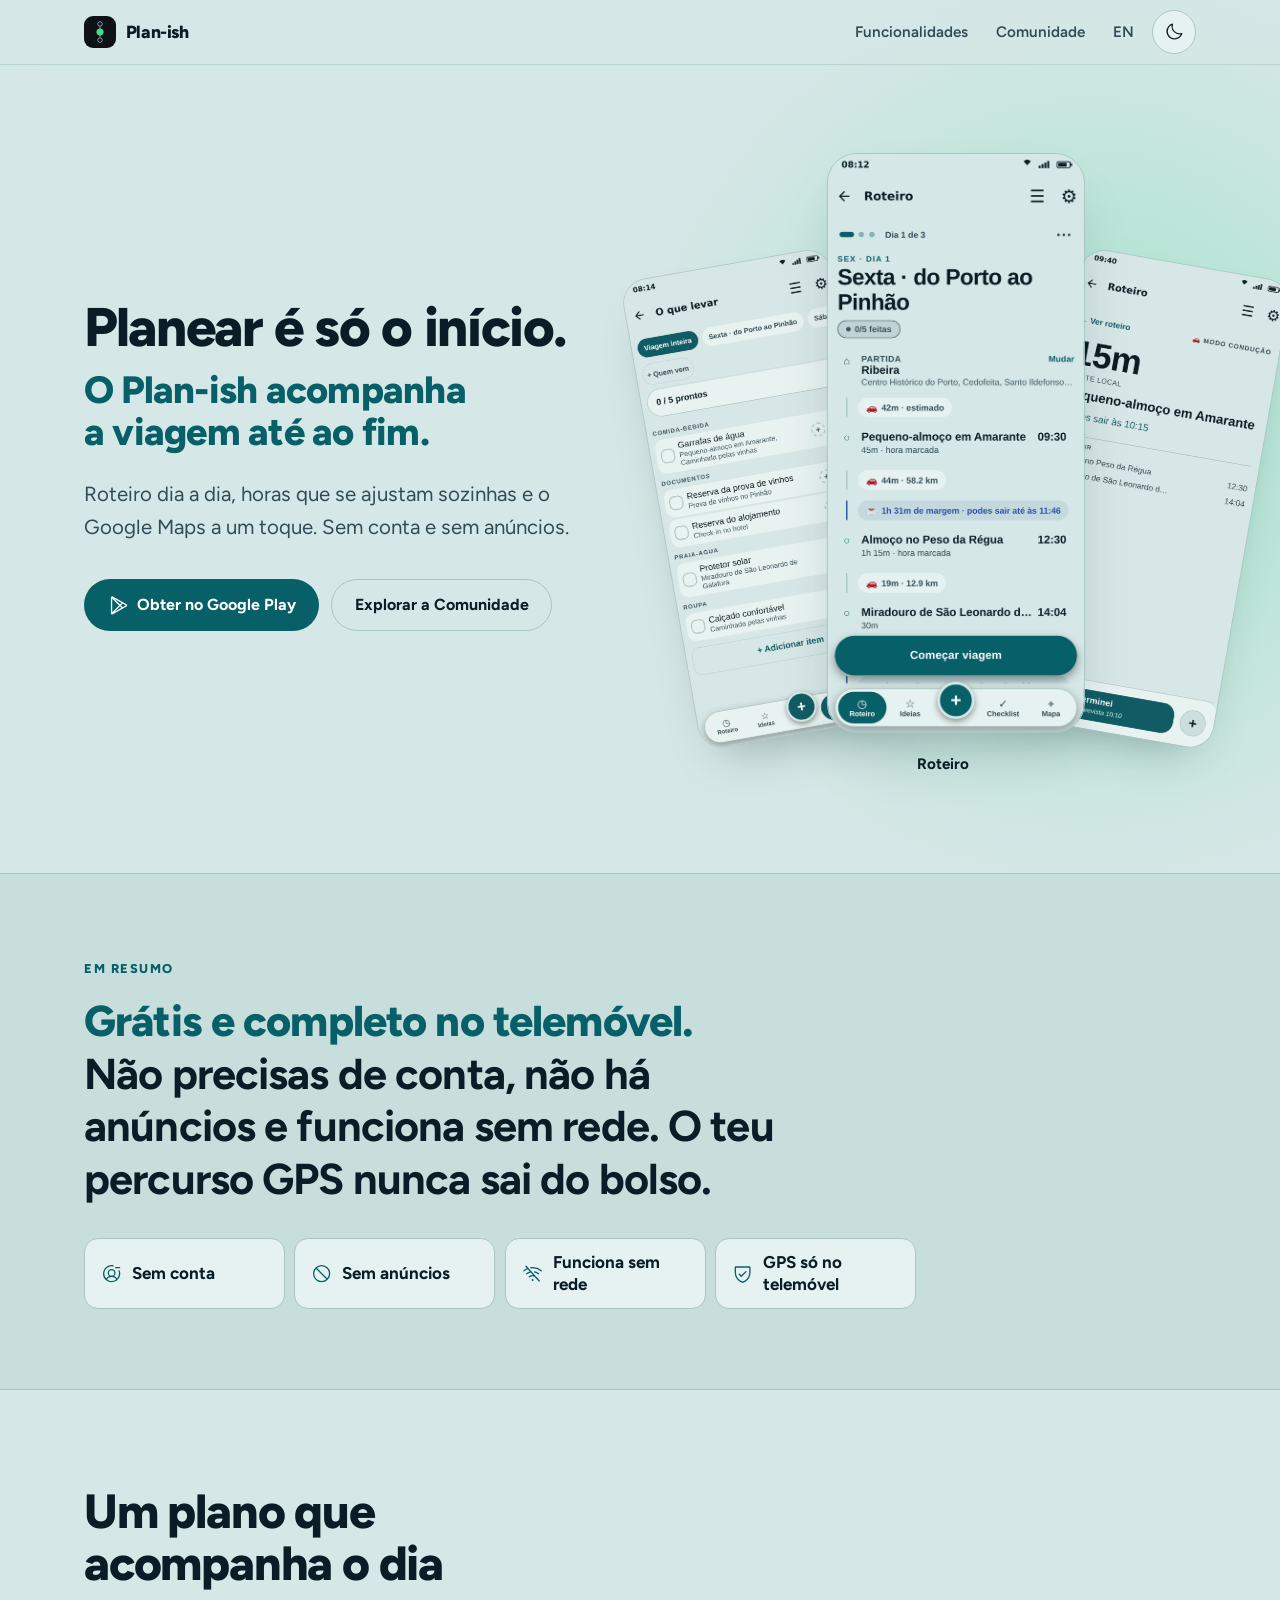
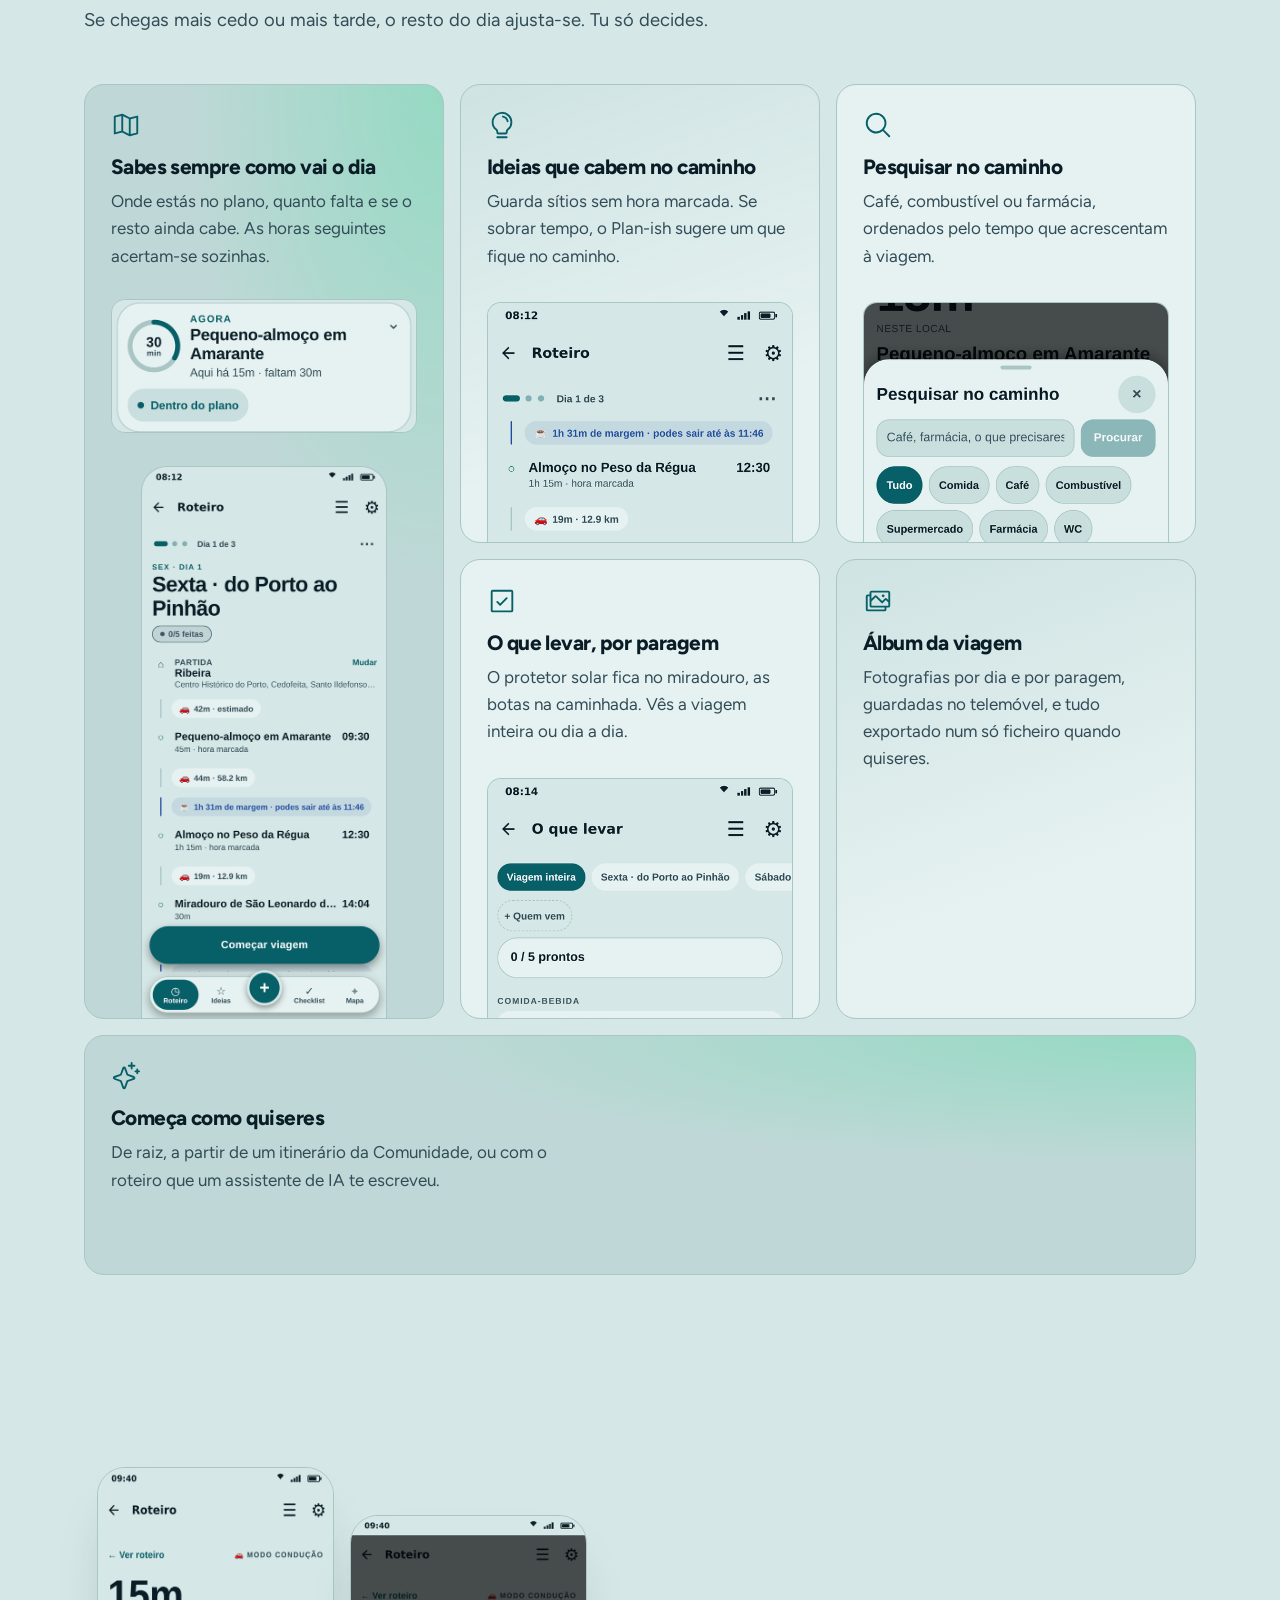
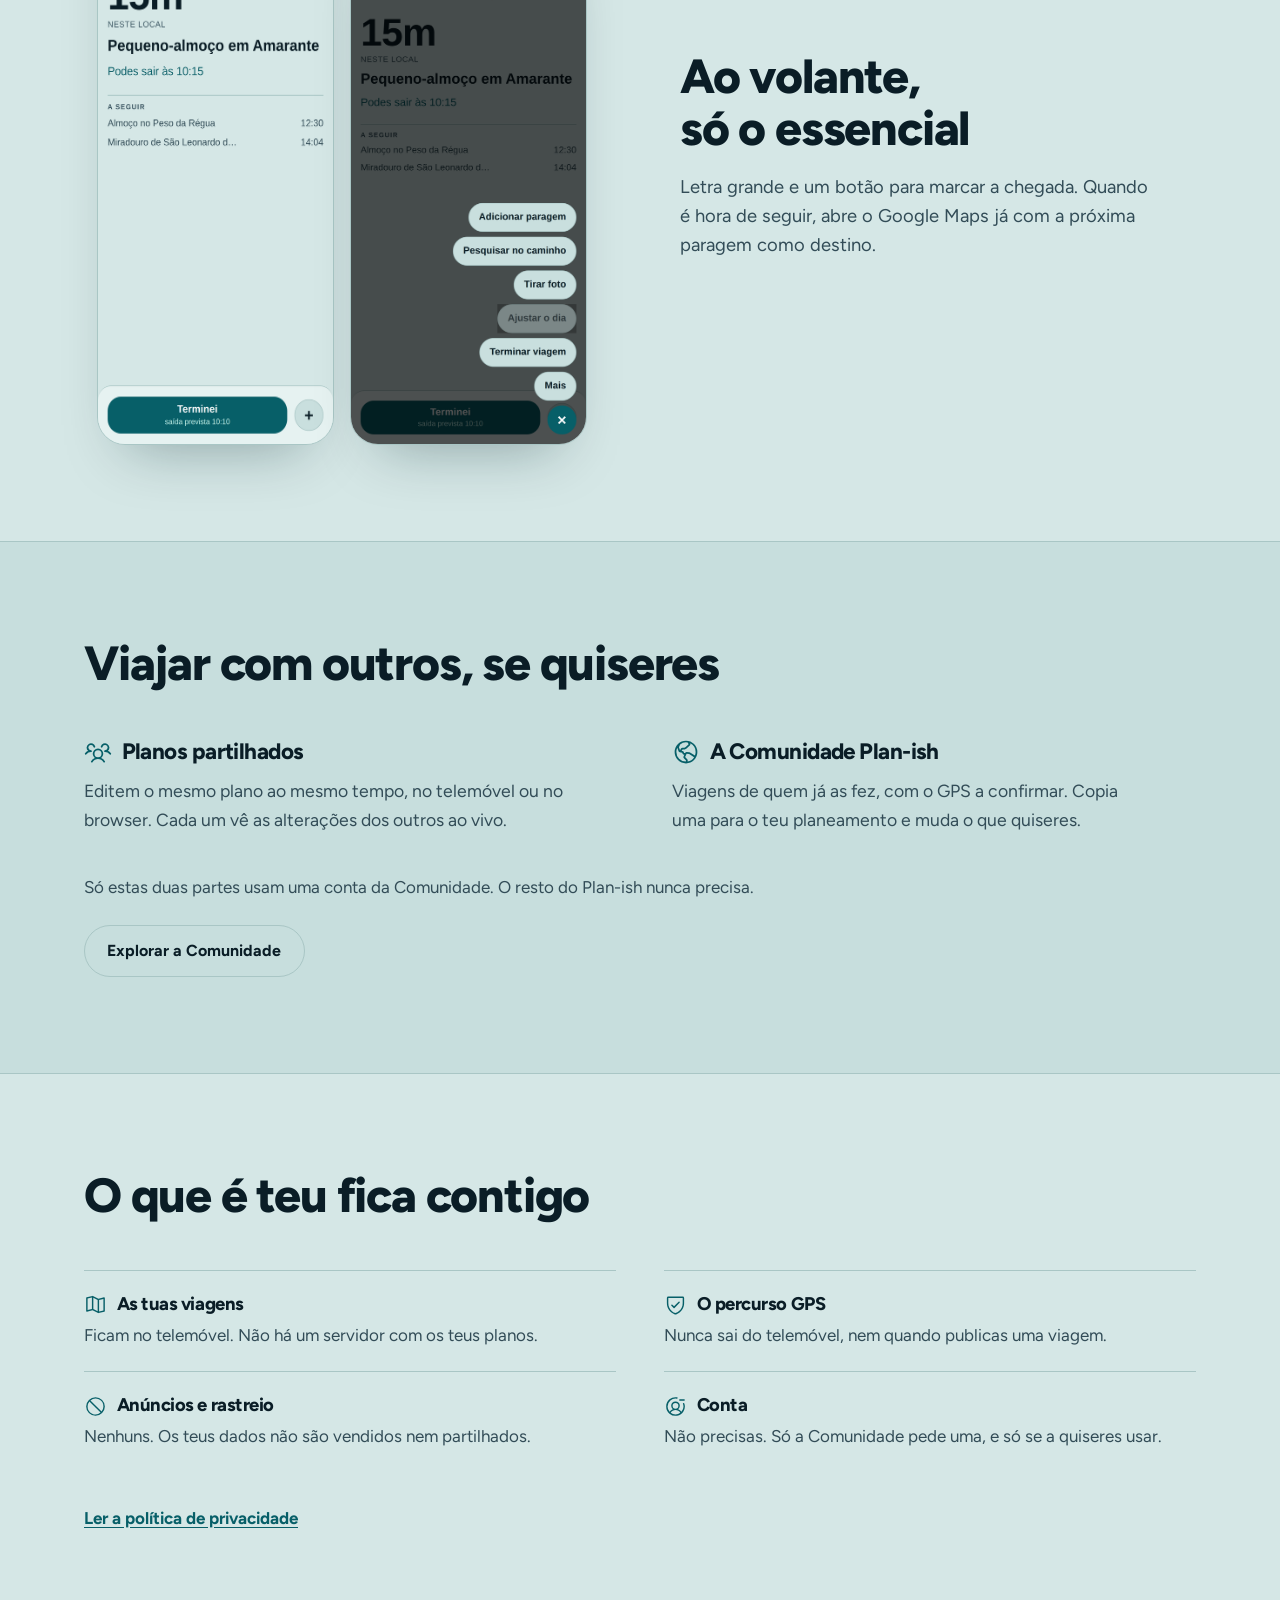
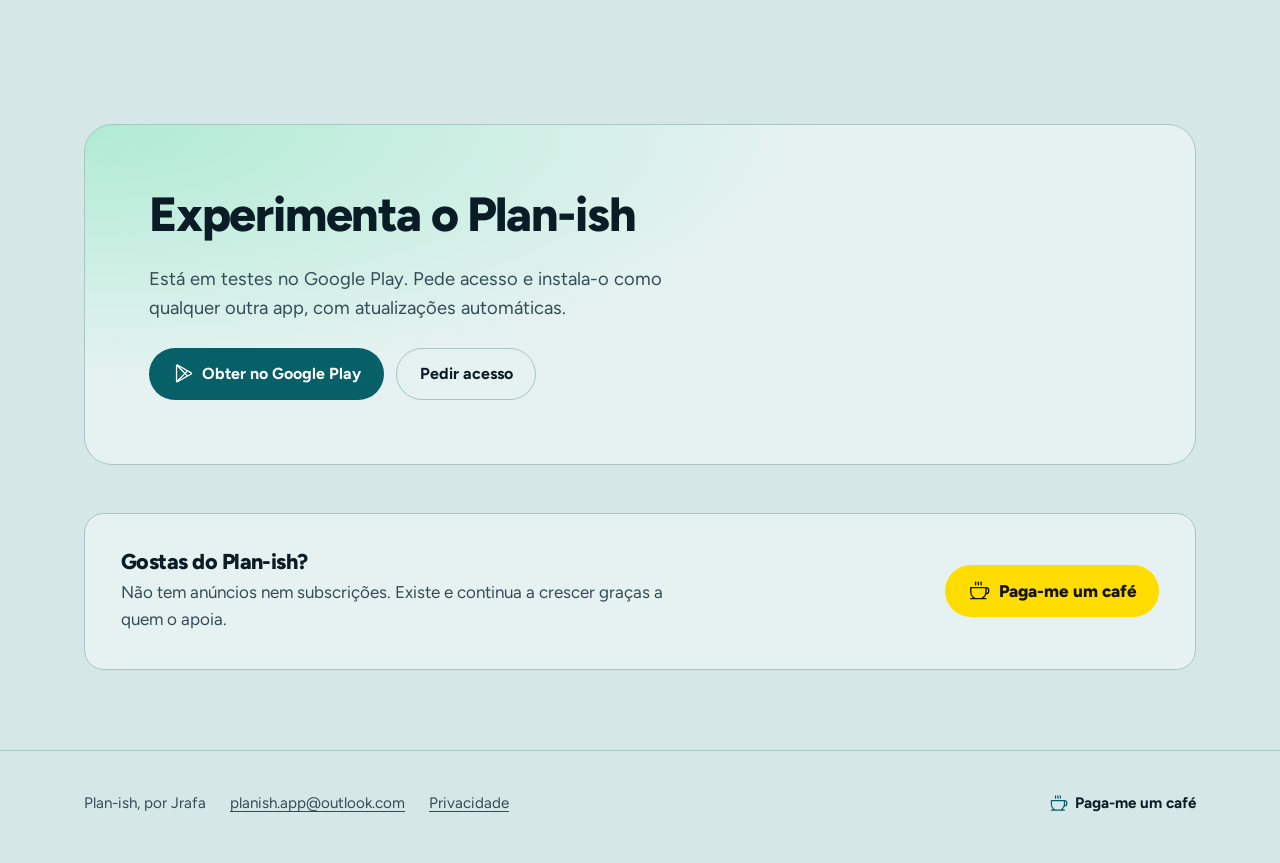
<file: index.html>
<!doctype html>
<html lang="pt-PT">
<head>
<meta charset="utf-8">
<meta name="viewport" content="width=device-width, initial-scale=1">
<title>Plan-ish: planear é só o início</title>
<meta name="description" content="Planeador e acompanhante de viagens para Android. Roteiro dia a dia, horas que se ajustam sozinhas e o Google Maps a um toque. Sem conta e sem anúncios.">
<meta name="theme-color" content="#D5E7E6">
<script>try { if (localStorage.getItem('planish-theme') === 'dark') document.documentElement.dataset.theme = 'dark'; } catch (e) {}</script>
<meta property="og:type" content="website">
<meta property="og:title" content="Plan-ish: planear é só o início">
<meta property="og:description" content="Roteiro dia a dia, horas que se ajustam sozinhas e o Google Maps a um toque. Sem conta e sem anúncios.">
<meta property="og:locale" content="pt_PT">
<link rel="icon" href="assets/icon.png">
<link rel="alternate" hreflang="en" href="index.en.html">
<link rel="preload" href="assets/fonts/figtree-latin.woff2" as="font" type="font/woff2" crossorigin>
<link rel="stylesheet" href="assets/site.css">
</head>
<body>
<!-- Ícones: Phosphor Icons (MIT), https://phosphoricons.com -->
<header class="top">
  <div class="wrap">
    <a class="brand" href="./"><img src="assets/icon.png" alt="" width="32" height="32">Plan-ish</a>
    <nav aria-label="Principal">
      <a class="wide" href="#funcionalidades">Funcionalidades</a>
      <a href="https://jrafael-rep.github.io/plan-ish-community/">Comunidade</a>
      <a href="index.en.html" hreflang="en" lang="en">EN</a>
      <button class="mode" type="button" aria-pressed="false" aria-label="Modo escuro" title="Modo escuro"><span class="to-dark"><svg class="icon" aria-hidden="true" focusable="false" xmlns="http://www.w3.org/2000/svg" viewBox="0 0 256 256" fill="currentColor"><path d="M233.54,142.23a8,8,0,0,0-8-2,88.08,88.08,0,0,1-109.8-109.8,8,8,0,0,0-10-10,104.84,104.84,0,0,0-52.91,37A104,104,0,0,0,136,224a103.09,103.09,0,0,0,62.52-20.88,104.84,104.84,0,0,0,37-52.91A8,8,0,0,0,233.54,142.23ZM188.9,190.34A88,88,0,0,1,65.66,67.11a89,89,0,0,1,31.4-26A106,106,0,0,0,96,56,104.11,104.11,0,0,0,200,160a106,106,0,0,0,14.92-1.06A89,89,0,0,1,188.9,190.34Z"/></svg></span><span class="to-light"><svg class="icon" aria-hidden="true" focusable="false" xmlns="http://www.w3.org/2000/svg" viewBox="0 0 256 256" fill="currentColor"><path d="M120,40V16a8,8,0,0,1,16,0V40a8,8,0,0,1-16,0Zm72,88a64,64,0,1,1-64-64A64.07,64.07,0,0,1,192,128Zm-16,0a48,48,0,1,0-48,48A48.05,48.05,0,0,0,176,128ZM58.34,69.66A8,8,0,0,0,69.66,58.34l-16-16A8,8,0,0,0,42.34,53.66Zm0,116.68-16,16a8,8,0,0,0,11.32,11.32l16-16a8,8,0,0,0-11.32-11.32ZM192,72a8,8,0,0,0,5.66-2.34l16-16a8,8,0,0,0-11.32-11.32l-16,16A8,8,0,0,0,192,72Zm5.66,114.34a8,8,0,0,0-11.32,11.32l16,16a8,8,0,0,0,11.32-11.32ZM48,128a8,8,0,0,0-8-8H16a8,8,0,0,0,0,16H40A8,8,0,0,0,48,128Zm80,80a8,8,0,0,0-8,8v24a8,8,0,0,0,16,0V216A8,8,0,0,0,128,208Zm112-88H216a8,8,0,0,0,0,16h24a8,8,0,0,0,0-16Z"/></svg></span></button>
    </nav>
  </div>
</header>

<main>
  <section class="hero">
    <div class="wrap">
      <div>
        <h1 class="rise">Planear é só o início.<br><span>O Plan-ish acompanha a viagem <span class="nowrap">até ao fim.</span></span></h1>
        <p class="lede rise">Roteiro dia a dia, horas que se ajustam sozinhas e o Google Maps a um toque. Sem conta e sem anúncios.</p>
        <div class="ctas rise">
          <a class="btn primary" href="https://play.google.com/store/apps/details?id=com.jrafa.planish" rel="noopener"><svg class="icon" aria-hidden="true" focusable="false" xmlns="http://www.w3.org/2000/svg" viewBox="0 0 256 256" fill="currentColor"><path d="M239.82,114.19,72,18.16a16,16,0,0,0-16.12,0A15.68,15.68,0,0,0,48,31.87V224.13a15.68,15.68,0,0,0,7.92,13.67,16,16,0,0,0,16.12,0l167.78-96a15.75,15.75,0,0,0,0-27.62ZM64,212.67V43.33L148.69,128Zm96-73.36,18.92,18.92-88.5,50.66ZM90.4,47.1l88.53,50.67L160,116.69ZM193.31,150l-22-22,22-22,38.43,22Z"/></svg>Obter no Google Play</a>
          <a class="btn ghost" href="https://jrafael-rep.github.io/plan-ish-community/">Explorar a Comunidade</a>
        </div>
      </div>
      <div class="rise">
        <div class="fan" aria-label="Ecrãs do Plan-ish">
          <button class="slot" type="button" data-pos="0" data-label="Roteiro"><img class="on-light" src="assets/shot-roteiro-light.png" width="540" height="1213" alt="Roteiro de uma sexta-feira do Porto ao Pinhão, com as horas de cada paragem, as deslocações e a margem entre elas.">
<img class="on-dark" src="assets/shot-roteiro.png" width="540" height="1213" alt="Roteiro de uma sexta-feira do Porto ao Pinhão, com as horas de cada paragem, as deslocações e a margem entre elas."></button>
          <button class="slot" type="button" data-pos="1" data-label="Modo condução"><img class="on-light" src="assets/shot-conducao-light.png" width="540" height="1213" alt="Modo condução: 15 minutos no local, pode sair às 10:15, a seguir almoço no Peso da Régua.">
<img class="on-dark" src="assets/shot-conducao.png" width="540" height="1213" alt="Modo condução: 15 minutos no local, pode sair às 10:15, a seguir almoço no Peso da Régua."></button>
          <button class="slot" type="button" data-pos="hidden" data-label="Ideias no caminho"><img class="on-light" src="assets/shot-sugestao-light.png" width="540" height="1213" alt="Sugestão: tens cerca de 1h20 livres e um miradouro fica no caminho.">
<img class="on-dark" src="assets/shot-sugestao.png" width="540" height="1213" alt="Sugestão: tens cerca de 1h20 livres e um miradouro fica no caminho."></button>
          <button class="slot" type="button" data-pos="hidden" data-label="Pesquisar no caminho"><img class="on-light" src="assets/shot-caminho-light.png" width="540" height="1213" alt="Pesquisar no caminho, com o desvio de cada resultado.">
<img class="on-dark" src="assets/shot-caminho.png" width="540" height="1213" alt="Pesquisar no caminho, com o desvio de cada resultado."></button>
          <button class="slot" type="button" data-pos="-1" data-label="O que levar"><img class="on-light" src="assets/shot-checklist-light.png" width="540" height="1213" alt="Checklist da viagem, com as paragens que pedem cada coisa.">
<img class="on-dark" src="assets/shot-checklist.png" width="540" height="1213" alt="Checklist da viagem, com as paragens que pedem cada coisa."></button>
        </div>
        <p class="fan-label" aria-hidden="true"><b>Roteiro</b></p>
      </div>
    </div>
  </section>

  <section class="promise">
    <div class="wrap">
      <span class="eyebrow rise">Em resumo</span>
      <p class="statement rise"><b>Grátis e completo no telemóvel.</b> Não precisas de conta, não há anúncios e funciona sem rede. O teu percurso GPS nunca sai do bolso.</p>
      <div class="facts rise">
        <span><svg class="icon" aria-hidden="true" focusable="false" xmlns="http://www.w3.org/2000/svg" viewBox="0 0 256 256" fill="currentColor"><path d="M168,56a8,8,0,0,1,8-8h48a8,8,0,0,1,0,16H176A8,8,0,0,1,168,56Zm58.08,37.33a103.93,103.93,0,1,1-80.76-67.89,8,8,0,0,1-2.64,15.78A88.07,88.07,0,0,0,40,128a87.62,87.62,0,0,0,22.24,58.41A79.66,79.66,0,0,1,98.3,157.66a48,48,0,1,1,59.4,0,79.66,79.66,0,0,1,36.06,28.75A88,88,0,0,0,211,98.67a8,8,0,0,1,15.09-5.34ZM128,152a32,32,0,1,0-32-32A32,32,0,0,0,128,152Zm0,64a87.57,87.57,0,0,0,53.92-18.5,64,64,0,0,0-107.84,0A87.57,87.57,0,0,0,128,216Z"/></svg>Sem conta</span>
        <span><svg class="icon" aria-hidden="true" focusable="false" xmlns="http://www.w3.org/2000/svg" viewBox="0 0 256 256" fill="currentColor"><path d="M128,24A104,104,0,1,0,232,128,104.11,104.11,0,0,0,128,24Zm88,104a87.56,87.56,0,0,1-20.41,56.28L71.72,60.4A88,88,0,0,1,216,128ZM40,128A87.56,87.56,0,0,1,60.41,71.72L184.28,195.6A88,88,0,0,1,40,128Z"/></svg>Sem anúncios</span>
        <span><svg class="icon" aria-hidden="true" focusable="false" xmlns="http://www.w3.org/2000/svg" viewBox="0 0 256 256" fill="currentColor"><path d="M213.92,210.62a8,8,0,1,1-11.84,10.76l-52-57.15a60,60,0,0,0-57.41,7.24,8,8,0,1,1-9.42-12.93A75.43,75.43,0,0,1,128,144c1.28,0,2.55,0,3.82.1L104.9,114.49A108,108,0,0,0,61,135.31,8,8,0,0,1,49.73,134,8,8,0,0,1,51,122.77a124.27,124.27,0,0,1,41.71-21.66L69.37,75.4a155.43,155.43,0,0,0-40.29,24A8,8,0,0,1,18.92,87,171.87,171.87,0,0,1,58,62.86L42.08,45.38A8,8,0,1,1,53.92,34.62ZM128,192a12,12,0,1,0,12,12A12,12,0,0,0,128,192ZM237.08,87A172.3,172.3,0,0,0,106,49.4a8,8,0,1,0,2,15.87A158.33,158.33,0,0,1,128,64a156.25,156.25,0,0,1,98.92,35.37A8,8,0,0,0,237.08,87ZM195,135.31a8,8,0,0,0,11.24-1.3,8,8,0,0,0-1.3-11.24,124.25,124.25,0,0,0-51.73-24.2A8,8,0,1,0,150,114.24,108.12,108.12,0,0,1,195,135.31Z"/></svg>Funciona sem rede</span>
        <span><svg class="icon" aria-hidden="true" focusable="false" xmlns="http://www.w3.org/2000/svg" viewBox="0 0 256 256" fill="currentColor"><path d="M208,40H48A16,16,0,0,0,32,56v56c0,52.72,25.52,84.67,46.93,102.19,23.06,18.86,46,25.26,47,25.53a8,8,0,0,0,4.2,0c1-.27,23.91-6.67,47-25.53C198.48,196.67,224,164.72,224,112V56A16,16,0,0,0,208,40Zm0,72c0,37.07-13.66,67.16-40.6,89.42A129.3,129.3,0,0,1,128,223.62a128.25,128.25,0,0,1-38.92-21.81C61.82,179.51,48,149.3,48,112l0-56,160,0ZM82.34,141.66a8,8,0,0,1,11.32-11.32L112,148.69l50.34-50.35a8,8,0,0,1,11.32,11.32l-56,56a8,8,0,0,1-11.32,0Z"/></svg>GPS só no telemóvel</span>
      </div>
    </div>
  </section>

  <section class="section" id="funcionalidades">
    <div class="wrap">
      <h2 class="rise">Um plano que acompanha o dia</h2>
      <p class="sub rise">Se chegas mais cedo ou mais tarde, o resto do dia ajusta-se. Tu só decides.</p>
      <div class="bento">
        <article class="tile tall deep rise">
          <svg class="icon" aria-hidden="true" focusable="false" xmlns="http://www.w3.org/2000/svg" viewBox="0 0 256 256" fill="currentColor"><path d="M228.92,49.69a8,8,0,0,0-6.86-1.45L160.93,63.52,99.58,32.84a8,8,0,0,0-5.52-.6l-64,16A8,8,0,0,0,24,56V200a8,8,0,0,0,9.94,7.76l61.13-15.28,61.35,30.68A8.15,8.15,0,0,0,160,224a8,8,0,0,0,1.94-.24l64-16A8,8,0,0,0,232,200V56A8,8,0,0,0,228.92,49.69ZM104,52.94l48,24V203.06l-48-24ZM40,62.25l48-12v127.5l-48,12Zm176,131.5-48,12V78.25l48-12Z"/></svg>
          <h3>Sabes sempre como vai o dia</h3>
          <p>Onde estás no plano, quanto falta e se o resto ainda cabe. As horas seguintes acertam-se sozinhas.</p>
          <img class="on-light card" src="assets/card-agora-light.png" width="666" height="289" alt="Cartão Agora: pequeno-almoço em Amarante, aqui há 15 minutos, faltam 30, dentro do plano." loading="lazy">
<img class="on-dark card" src="assets/card-agora.png" width="666" height="289" alt="Cartão Agora: pequeno-almoço em Amarante, aqui há 15 minutos, faltam 30, dentro do plano." loading="lazy">
          <img class="on-light phone-in" src="assets/shot-roteiro-light.png" width="540" height="1213" alt="" loading="lazy">
<img class="on-dark phone-in" src="assets/shot-roteiro.png" width="540" height="1213" alt="" loading="lazy">
        </article>
        <article class="tile tint rise">
          <svg class="icon" aria-hidden="true" focusable="false" xmlns="http://www.w3.org/2000/svg" viewBox="0 0 256 256" fill="currentColor"><path d="M176,232a8,8,0,0,1-8,8H88a8,8,0,0,1,0-16h80A8,8,0,0,1,176,232Zm40-128a87.55,87.55,0,0,1-33.64,69.21A16.24,16.24,0,0,0,176,186v6a16,16,0,0,1-16,16H96a16,16,0,0,1-16-16v-6a16,16,0,0,0-6.23-12.66A87.59,87.59,0,0,1,40,104.49C39.74,56.83,78.26,17.14,125.88,16A88,88,0,0,1,216,104Zm-16,0a72,72,0,0,0-73.74-72c-39,.92-70.47,33.39-70.26,72.39a71.65,71.65,0,0,0,27.64,56.3A32,32,0,0,1,96,186v6h64v-6a32.15,32.15,0,0,1,12.47-25.35A71.65,71.65,0,0,0,200,104Zm-16.11-9.34a57.6,57.6,0,0,0-46.56-46.55,8,8,0,0,0-2.66,15.78c16.57,2.79,30.63,16.85,33.44,33.45A8,8,0,0,0,176,104a9,9,0,0,0,1.35-.11A8,8,0,0,0,183.89,94.66Z"/></svg>
          <h3>Ideias que cabem no caminho</h3>
          <p>Guarda sítios sem hora marcada. Se sobrar tempo, o Plan-ish sugere um que fique no caminho.</p>
          <img class="on-light shot" src="assets/shot-sugestao-light.png" width="540" height="1213" alt="Sugestão: tens cerca de 1h20 livres e um miradouro fica no caminho." loading="lazy">
<img class="on-dark shot" src="assets/shot-sugestao.png" width="540" height="1213" alt="Sugestão: tens cerca de 1h20 livres e um miradouro fica no caminho." loading="lazy">
        </article>
        <article class="tile rise">
          <svg class="icon" aria-hidden="true" focusable="false" xmlns="http://www.w3.org/2000/svg" viewBox="0 0 256 256" fill="currentColor"><path d="M229.66,218.34l-50.07-50.06a88.11,88.11,0,1,0-11.31,11.31l50.06,50.07a8,8,0,0,0,11.32-11.32ZM40,112a72,72,0,1,1,72,72A72.08,72.08,0,0,1,40,112Z"/></svg>
          <h3>Pesquisar no caminho</h3>
          <p>Café, combustível ou farmácia, ordenados pelo tempo que acrescentam à viagem.</p>
          <img class="on-light shot" style="object-position: 50% 36%" src="assets/shot-caminho-light.png" width="540" height="1213" alt="Pesquisar no caminho, com o desvio de cada resultado." loading="lazy">
<img class="on-dark shot" style="object-position: 50% 36%" src="assets/shot-caminho.png" width="540" height="1213" alt="Pesquisar no caminho, com o desvio de cada resultado." loading="lazy">
        </article>
        <article class="tile rise">
          <svg class="icon" aria-hidden="true" focusable="false" xmlns="http://www.w3.org/2000/svg" viewBox="0 0 256 256" fill="currentColor"><path d="M173.66,98.34a8,8,0,0,1,0,11.32l-56,56a8,8,0,0,1-11.32,0l-24-24a8,8,0,0,1,11.32-11.32L112,148.69l50.34-50.35A8,8,0,0,1,173.66,98.34ZM224,48V208a16,16,0,0,1-16,16H48a16,16,0,0,1-16-16V48A16,16,0,0,1,48,32H208A16,16,0,0,1,224,48ZM208,208V48H48V208H208Z"/></svg>
          <h3>O que levar, por paragem</h3>
          <p>O protetor solar fica no miradouro, as botas na caminhada. Vês a viagem inteira ou dia a dia.</p>
          <img class="on-light shot" src="assets/shot-checklist-light.png" width="540" height="1213" alt="Checklist da viagem, com as paragens que pedem cada coisa." loading="lazy">
<img class="on-dark shot" src="assets/shot-checklist.png" width="540" height="1213" alt="Checklist da viagem, com as paragens que pedem cada coisa." loading="lazy">
        </article>
        <article class="tile tint rise">
          <svg class="icon" aria-hidden="true" focusable="false" xmlns="http://www.w3.org/2000/svg" viewBox="0 0 256 256" fill="currentColor"><path d="M216,40H72A16,16,0,0,0,56,56V72H40A16,16,0,0,0,24,88V200a16,16,0,0,0,16,16H184a16,16,0,0,0,16-16V184h16a16,16,0,0,0,16-16V56A16,16,0,0,0,216,40ZM72,56H216v62.75l-10.07-10.06a16,16,0,0,0-22.63,0l-20,20-44-44a16,16,0,0,0-22.62,0L72,109.37ZM184,200H40V88H56v80a16,16,0,0,0,16,16H184Zm32-32H72V132l36-36,49.66,49.66a8,8,0,0,0,11.31,0L194.63,120,216,141.38V168ZM160,84a12,12,0,1,1,12,12A12,12,0,0,1,160,84Z"/></svg>
          <h3>Álbum da viagem</h3>
          <p>Fotografias por dia e por paragem, guardadas no telemóvel, e tudo exportado num só ficheiro quando quiseres.</p>
        </article>
        <article class="tile deep wide rise">
          <svg class="icon" aria-hidden="true" focusable="false" xmlns="http://www.w3.org/2000/svg" viewBox="0 0 256 256" fill="currentColor"><path d="M197.58,129.06,146,110l-19-51.62a15.92,15.92,0,0,0-29.88,0L78,110l-51.62,19a15.92,15.92,0,0,0,0,29.88L78,178l19,51.62a15.92,15.92,0,0,0,29.88,0L146,178l51.62-19a15.92,15.92,0,0,0,0-29.88ZM137,164.22a8,8,0,0,0-4.74,4.74L112,223.85,91.78,169A8,8,0,0,0,87,164.22L32.15,144,87,123.78A8,8,0,0,0,91.78,119L112,64.15,132.22,119a8,8,0,0,0,4.74,4.74L191.85,144ZM144,40a8,8,0,0,1,8-8h16V16a8,8,0,0,1,16,0V32h16a8,8,0,0,1,0,16H184V64a8,8,0,0,1-16,0V48H152A8,8,0,0,1,144,40ZM248,88a8,8,0,0,1-8,8h-8v8a8,8,0,0,1-16,0V96h-8a8,8,0,0,1,0-16h8V72a8,8,0,0,1,16,0v8h8A8,8,0,0,1,248,88Z"/></svg>
          <h3>Começa como quiseres</h3>
          <p>De raiz, a partir de um itinerário da Comunidade, ou com o roteiro que um assistente de IA te escreveu.</p>
        </article>
      </div>
    </div>
  </section>

  <section class="section drive">
    <div class="wrap">
      <div class="pair rise">
        <img class="on-light a" src="assets/shot-conducao-light.png" width="540" height="1213" alt="Modo condução em letra grande, com o botão para marcar a saída." loading="lazy">
<img class="on-dark a" src="assets/shot-conducao.png" width="540" height="1213" alt="Modo condução em letra grande, com o botão para marcar a saída." loading="lazy">
        <img class="on-light b" src="assets/shot-dial-light.png" width="540" height="1213" alt="Modo condução com o botão + aberto: adicionar paragem, pesquisar no caminho, ajustar o dia." loading="lazy">
<img class="on-dark b" src="assets/shot-dial.png" width="540" height="1213" alt="Modo condução com o botão + aberto: adicionar paragem, pesquisar no caminho, ajustar o dia." loading="lazy">
      </div>
      <div>
        <h2 class="rise">Ao volante, só o essencial</h2>
        <p class="rise">Letra grande e um botão para marcar a chegada. Quando é hora de seguir, abre o Google Maps já com a próxima paragem como destino.</p>
      </div>
    </div>
  </section>

  <section class="section together">
    <div class="wrap">
      <h2 class="rise">Viajar com outros, se quiseres</h2>
      <div class="duo">
        <div class="rise">
          <h3><svg class="icon" aria-hidden="true" focusable="false" xmlns="http://www.w3.org/2000/svg" viewBox="0 0 256 256" fill="currentColor"><path d="M244.8,150.4a8,8,0,0,1-11.2-1.6A51.6,51.6,0,0,0,192,128a8,8,0,0,1-7.37-4.89,8,8,0,0,1,0-6.22A8,8,0,0,1,192,112a24,24,0,1,0-23.24-30,8,8,0,1,1-15.5-4A40,40,0,1,1,219,117.51a67.94,67.94,0,0,1,27.43,21.68A8,8,0,0,1,244.8,150.4ZM190.92,212a8,8,0,1,1-13.84,8,57,57,0,0,0-98.16,0,8,8,0,1,1-13.84-8,72.06,72.06,0,0,1,33.74-29.92,48,48,0,1,1,58.36,0A72.06,72.06,0,0,1,190.92,212ZM128,176a32,32,0,1,0-32-32A32,32,0,0,0,128,176ZM72,120a8,8,0,0,0-8-8A24,24,0,1,1,87.24,82a8,8,0,1,0,15.5-4A40,40,0,1,0,37,117.51,67.94,67.94,0,0,0,9.6,139.19a8,8,0,1,0,12.8,9.61A51.6,51.6,0,0,1,64,128,8,8,0,0,0,72,120Z"/></svg>Planos partilhados</h3>
          <p>Editem o mesmo plano ao mesmo tempo, no telemóvel ou no browser. Cada um vê as alterações dos outros ao vivo.</p>
        </div>
        <div class="rise">
          <h3><svg class="icon" aria-hidden="true" focusable="false" xmlns="http://www.w3.org/2000/svg" viewBox="0 0 256 256" fill="currentColor"><path d="M128,24A104,104,0,1,0,232,128,104.11,104.11,0,0,0,128,24Zm88,104a87.62,87.62,0,0,1-6.4,32.94l-44.7-27.49a15.92,15.92,0,0,0-6.24-2.23l-22.82-3.08a16.11,16.11,0,0,0-16,7.86h-8.72l-3.8-7.86a15.91,15.91,0,0,0-11-8.67l-8-1.73L96.14,104h16.71a16.06,16.06,0,0,0,7.73-2l12.25-6.76a16.62,16.62,0,0,0,3-2.14l26.91-24.34A15.93,15.93,0,0,0,166,49.1l-.36-.65A88.11,88.11,0,0,1,216,128ZM143.31,41.34,152,56.9,125.09,81.24,112.85,88H96.14a16,16,0,0,0-13.88,8l-8.73,15.23L63.38,84.19,74.32,58.32a87.87,87.87,0,0,1,69-17ZM40,128a87.53,87.53,0,0,1,8.54-37.8l11.34,30.27a16,16,0,0,0,11.62,10l21.43,4.61L96.74,143a16.09,16.09,0,0,0,14.4,9h1.48l-7.23,16.23a16,16,0,0,0,2.86,17.37l.14.14L128,205.94l-1.94,10A88.11,88.11,0,0,1,40,128Zm102.58,86.78,1.13-5.81a16.09,16.09,0,0,0-4-13.9,1.85,1.85,0,0,1-.14-.14L120,174.74,133.7,144l22.82,3.08,45.72,28.12A88.18,88.18,0,0,1,142.58,214.78Z"/></svg>A Comunidade Plan-ish</h3>
          <p>Viagens de quem já as fez, com o GPS a confirmar. Copia uma para o teu planeamento e muda o que quiseres.</p>
        </div>
      </div>
      <p class="note rise">Só estas duas partes usam uma conta da Comunidade. O resto do Plan-ish nunca precisa.</p>
      <div class="ctas rise"><a class="btn ghost" href="https://jrafael-rep.github.io/plan-ish-community/">Explorar a Comunidade</a></div>
    </div>
  </section>

  <section class="section private">
    <div class="wrap">
      <h2 class="rise">O que é teu fica contigo</h2>
      <div class="grid">
        <div class="item rise"><h3><svg class="icon" aria-hidden="true" focusable="false" xmlns="http://www.w3.org/2000/svg" viewBox="0 0 256 256" fill="currentColor"><path d="M228.92,49.69a8,8,0,0,0-6.86-1.45L160.93,63.52,99.58,32.84a8,8,0,0,0-5.52-.6l-64,16A8,8,0,0,0,24,56V200a8,8,0,0,0,9.94,7.76l61.13-15.28,61.35,30.68A8.15,8.15,0,0,0,160,224a8,8,0,0,0,1.94-.24l64-16A8,8,0,0,0,232,200V56A8,8,0,0,0,228.92,49.69ZM104,52.94l48,24V203.06l-48-24ZM40,62.25l48-12v127.5l-48,12Zm176,131.5-48,12V78.25l48-12Z"/></svg>As tuas viagens</h3><p>Ficam no telemóvel. Não há um servidor com os teus planos.</p></div>
        <div class="item rise"><h3><svg class="icon" aria-hidden="true" focusable="false" xmlns="http://www.w3.org/2000/svg" viewBox="0 0 256 256" fill="currentColor"><path d="M208,40H48A16,16,0,0,0,32,56v56c0,52.72,25.52,84.67,46.93,102.19,23.06,18.86,46,25.26,47,25.53a8,8,0,0,0,4.2,0c1-.27,23.91-6.67,47-25.53C198.48,196.67,224,164.72,224,112V56A16,16,0,0,0,208,40Zm0,72c0,37.07-13.66,67.16-40.6,89.42A129.3,129.3,0,0,1,128,223.62a128.25,128.25,0,0,1-38.92-21.81C61.82,179.51,48,149.3,48,112l0-56,160,0ZM82.34,141.66a8,8,0,0,1,11.32-11.32L112,148.69l50.34-50.35a8,8,0,0,1,11.32,11.32l-56,56a8,8,0,0,1-11.32,0Z"/></svg>O percurso GPS</h3><p>Nunca sai do telemóvel, nem quando publicas uma viagem.</p></div>
        <div class="item rise"><h3><svg class="icon" aria-hidden="true" focusable="false" xmlns="http://www.w3.org/2000/svg" viewBox="0 0 256 256" fill="currentColor"><path d="M128,24A104,104,0,1,0,232,128,104.11,104.11,0,0,0,128,24Zm88,104a87.56,87.56,0,0,1-20.41,56.28L71.72,60.4A88,88,0,0,1,216,128ZM40,128A87.56,87.56,0,0,1,60.41,71.72L184.28,195.6A88,88,0,0,1,40,128Z"/></svg>Anúncios e rastreio</h3><p>Nenhuns. Os teus dados não são vendidos nem partilhados.</p></div>
        <div class="item rise"><h3><svg class="icon" aria-hidden="true" focusable="false" xmlns="http://www.w3.org/2000/svg" viewBox="0 0 256 256" fill="currentColor"><path d="M168,56a8,8,0,0,1,8-8h48a8,8,0,0,1,0,16H176A8,8,0,0,1,168,56Zm58.08,37.33a103.93,103.93,0,1,1-80.76-67.89,8,8,0,0,1-2.64,15.78A88.07,88.07,0,0,0,40,128a87.62,87.62,0,0,0,22.24,58.41A79.66,79.66,0,0,1,98.3,157.66a48,48,0,1,1,59.4,0,79.66,79.66,0,0,1,36.06,28.75A88,88,0,0,0,211,98.67a8,8,0,0,1,15.09-5.34ZM128,152a32,32,0,1,0-32-32A32,32,0,0,0,128,152Zm0,64a87.57,87.57,0,0,0,53.92-18.5,64,64,0,0,0-107.84,0A87.57,87.57,0,0,0,128,216Z"/></svg>Conta</h3><p>Não precisas. Só a Comunidade pede uma, e só se a quiseres usar.</p></div>
      </div>
      <p class="more rise"><a href="privacy.html">Ler a política de privacidade</a></p>
    </div>
  </section>

  <section class="final">
    <div class="wrap">
      <div class="box rise">
        <h2>Experimenta o Plan-ish</h2>
        <p>Está em testes no Google Play. Pede acesso e instala-o como qualquer outra app, com atualizações automáticas.</p>
        <div class="ctas">
          <a class="btn primary" href="https://play.google.com/store/apps/details?id=com.jrafa.planish" rel="noopener"><svg class="icon" aria-hidden="true" focusable="false" xmlns="http://www.w3.org/2000/svg" viewBox="0 0 256 256" fill="currentColor"><path d="M239.82,114.19,72,18.16a16,16,0,0,0-16.12,0A15.68,15.68,0,0,0,48,31.87V224.13a15.68,15.68,0,0,0,7.92,13.67,16,16,0,0,0,16.12,0l167.78-96a15.75,15.75,0,0,0,0-27.62ZM64,212.67V43.33L148.69,128Zm96-73.36,18.92,18.92-88.5,50.66ZM90.4,47.1l88.53,50.67L160,116.69ZM193.31,150l-22-22,22-22,38.43,22Z"/></svg>Obter no Google Play</a>
          <a class="btn ghost" href="mailto:planish.app@outlook.com?subject=Acesso%20aos%20testes%20do%20Plan-ish">Pedir acesso</a>
        </div>
      </div>
    </div>
  </section>

  <section class="support">
    <div class="wrap">
      <div class="support-box rise">
        <div>
          <h2>Gostas do Plan-ish?</h2>
          <p>Não tem anúncios nem subscrições. Existe e continua a crescer graças a quem o apoia.</p>
        </div>
        <a class="bmc" href="https://buymeacoffee.com/planish" rel="noopener"><svg class="icon" aria-hidden="true" focusable="false" xmlns="http://www.w3.org/2000/svg" viewBox="0 0 256 256" fill="currentColor"><path d="M80,56V24a8,8,0,0,1,16,0V56a8,8,0,0,1-16,0Zm40,8a8,8,0,0,0,8-8V24a8,8,0,0,0-16,0V56A8,8,0,0,0,120,64Zm32,0a8,8,0,0,0,8-8V24a8,8,0,0,0-16,0V56A8,8,0,0,0,152,64Zm96,56v8a40,40,0,0,1-37.51,39.91,96.59,96.59,0,0,1-27,40.09H208a8,8,0,0,1,0,16H32a8,8,0,0,1,0-16H56.54A96.3,96.3,0,0,1,24,136V88a8,8,0,0,1,8-8H208A40,40,0,0,1,248,120ZM200,96H40v40a80.27,80.27,0,0,0,45.12,72h69.76A80.27,80.27,0,0,0,200,136Zm32,24a24,24,0,0,0-16-22.62V136a95.78,95.78,0,0,1-1.2,15A24,24,0,0,0,232,128Z"/></svg>Paga-me um café</a>
      </div>
    </div>
  </section>
</main>

<footer>
  <div class="wrap">
    <span>Plan-ish, por Jrafa</span>
    <a href="mailto:planish.app@outlook.com">planish.app@outlook.com</a>
    <a href="privacy.html">Privacidade</a>
    <a class="coffee" href="https://buymeacoffee.com/planish" rel="noopener"><svg class="icon" aria-hidden="true" focusable="false" xmlns="http://www.w3.org/2000/svg" viewBox="0 0 256 256" fill="currentColor"><path d="M80,56V24a8,8,0,0,1,16,0V56a8,8,0,0,1-16,0Zm40,8a8,8,0,0,0,8-8V24a8,8,0,0,0-16,0V56A8,8,0,0,0,120,64Zm32,0a8,8,0,0,0,8-8V24a8,8,0,0,0-16,0V56A8,8,0,0,0,152,64Zm96,56v8a40,40,0,0,1-37.51,39.91,96.59,96.59,0,0,1-27,40.09H208a8,8,0,0,1,0,16H32a8,8,0,0,1,0-16H56.54A96.3,96.3,0,0,1,24,136V88a8,8,0,0,1,8-8H208A40,40,0,0,1,248,120ZM200,96H40v40a80.27,80.27,0,0,0,45.12,72h69.76A80.27,80.27,0,0,0,200,136Zm32,24a24,24,0,0,0-16-22.62V136a95.78,95.78,0,0,1-1.2,15A24,24,0,0,0,232,128Z"/></svg>Paga-me um café</a>
  </div>
</footer>

<script>
  // Claro por defeito; o botão do topo troca e fica lembrado (a mesma escolha vale no site da Comunidade).
  (function () {
    var root = document.documentElement, button = document.querySelector('.mode'), meta = document.querySelector('meta[name="theme-color"]');
    function show() {
      var dark = root.dataset.theme === 'dark';
      button.setAttribute('aria-pressed', String(dark));
      meta.setAttribute('content', dark ? '#0E1B26' : '#D5E7E6');
    }
    button.addEventListener('click', function () {
      if (root.dataset.theme === 'dark') delete root.dataset.theme; else root.dataset.theme = 'dark';
      try { localStorage.setItem('planish-theme', root.dataset.theme === 'dark' ? 'dark' : 'light'); } catch (e) {}
      show();
    });
    show();
  })();

  // O leque do topo: roda sozinho, pára com o rato por cima ou com o separador
  // escondido, e não se mexe com "reduzir movimento". Tocar num lado trá-lo à frente.
  (function () {
    var fan = document.querySelector('.fan'), label = document.querySelector('.fan-label b');
    var slots = [].slice.call(fan.querySelectorAll('.slot')), n = slots.length, at = 0, timer = null, held = false;
    var reduce = window.matchMedia && matchMedia('(prefers-reduced-motion: reduce)').matches;
    function place() {
      slots.forEach(function (s, i) {
        var d = (i - at + n) % n;
        var pos = d === 0 ? '0' : d === 1 ? '1' : d === n - 1 ? '-1' : 'hidden';
        s.dataset.pos = pos;
        s.setAttribute('aria-hidden', pos === 'hidden' ? 'true' : 'false');
        s.tabIndex = pos === '0' || pos === 'hidden' ? -1 : 0;
        s.setAttribute('aria-label', pos === '0' ? s.dataset.label : 'Mostrar: ' + s.dataset.label);
      });
      label.textContent = slots[at].dataset.label;
    }
    function go(i) { at = (i + n) % n; place(); }
    function tick() { if (!held && !document.hidden) go(at + 1); }
    slots.forEach(function (s, i) { s.addEventListener('click', function () { if (i !== at) { go(i); restart(); } }); });
    fan.addEventListener('mouseenter', function () { held = true; });
    fan.addEventListener('mouseleave', function () { held = false; });
    function restart() { if (reduce) return; clearInterval(timer); timer = setInterval(tick, 3800); }
    place(); restart();
  })();

  // Carrossel no telemóvel: os pontos dizem em que cartão se está.
  (function () {
    var bento = document.querySelector('.bento');
    var tiles = bento.children, dots = document.createElement('div');
    dots.className = 'dots'; dots.setAttribute('aria-hidden', 'true');
    for (var i = 0; i < tiles.length; i++) dots.appendChild(document.createElement('i'));
    bento.after(dots);
    function mark() {
      var step = tiles.length > 1 ? tiles[1].offsetLeft - tiles[0].offsetLeft : 1;
      var at = Math.round(bento.scrollLeft / step);
      if (bento.scrollLeft + bento.clientWidth >= bento.scrollWidth - 4) at = tiles.length - 1;
      for (var j = 0; j < dots.children.length; j++) dots.children[j].classList.toggle('on', j === at);
    }
    bento.addEventListener('scroll', mark, { passive: true });
    mark();
  })();

  // Aparecer ao entrar no ecrã. Sem IntersectionObserver, ou com "reduzir movimento", aparece tudo já.
  (function () {
    var items = document.querySelectorAll('.rise');
    var reduce = window.matchMedia && matchMedia('(prefers-reduced-motion: reduce)').matches;
    if (reduce || !('IntersectionObserver' in window)) { items.forEach(function (el) { el.classList.add('in'); }); return; }
    var io = new IntersectionObserver(function (entries) {
      entries.forEach(function (e) { if (e.isIntersecting) { e.target.classList.add('in'); io.unobserve(e.target); } });
    }, { rootMargin: '0px 0px -8% 0px' });
    items.forEach(function (el) { io.observe(el); });
  })();
</script>
</body>
</html>
</file>
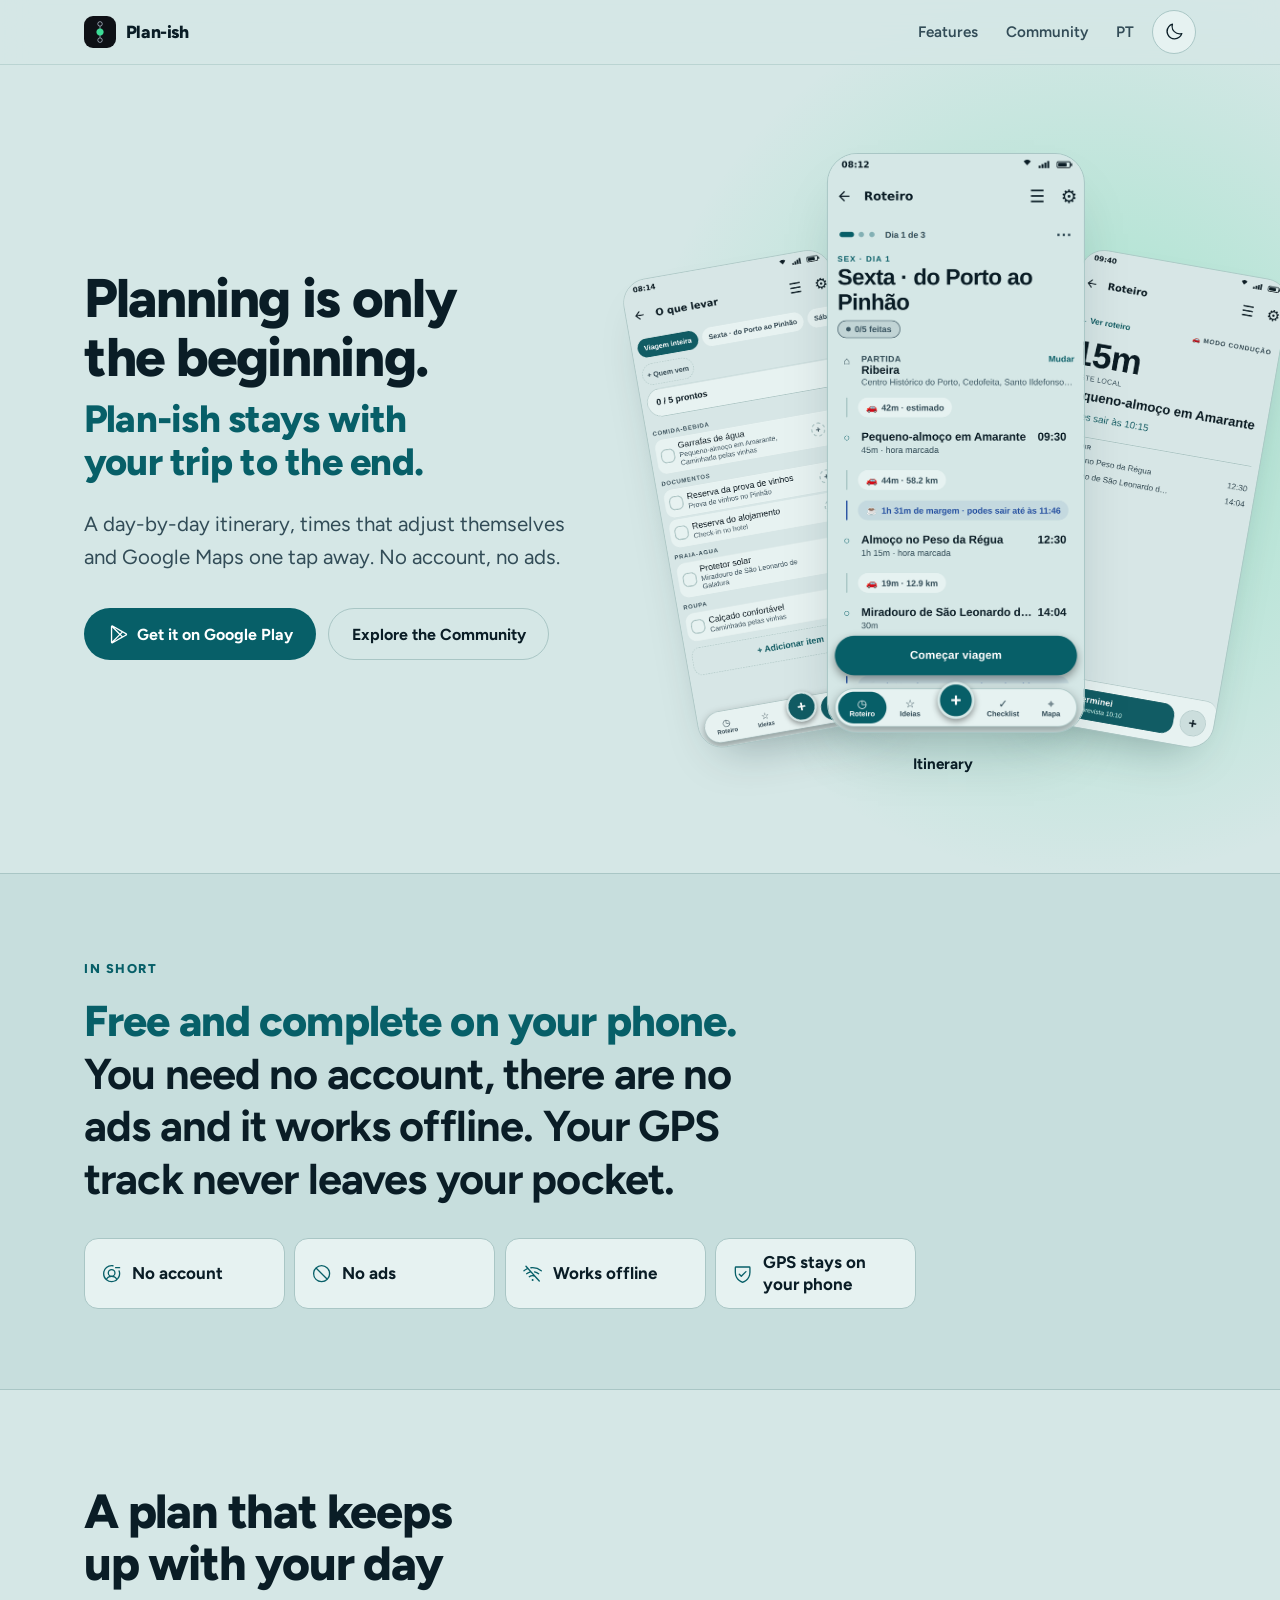
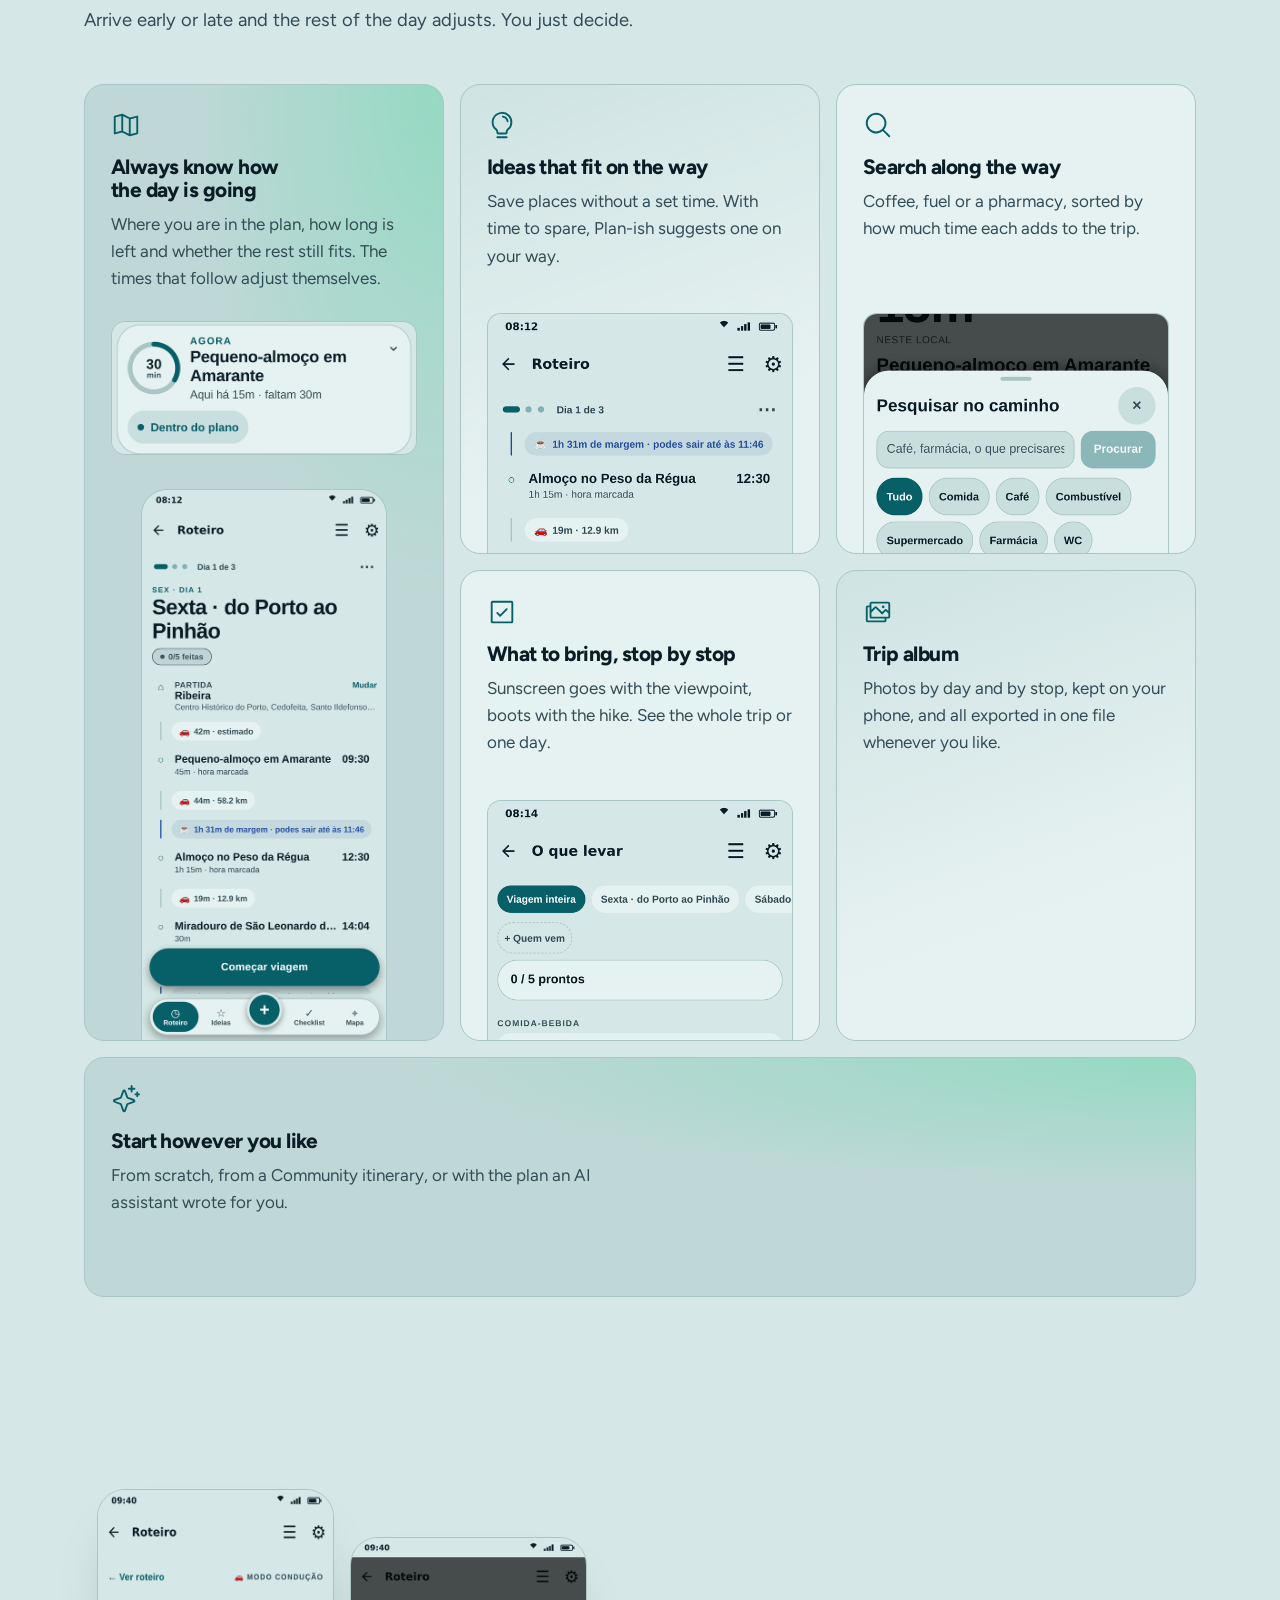
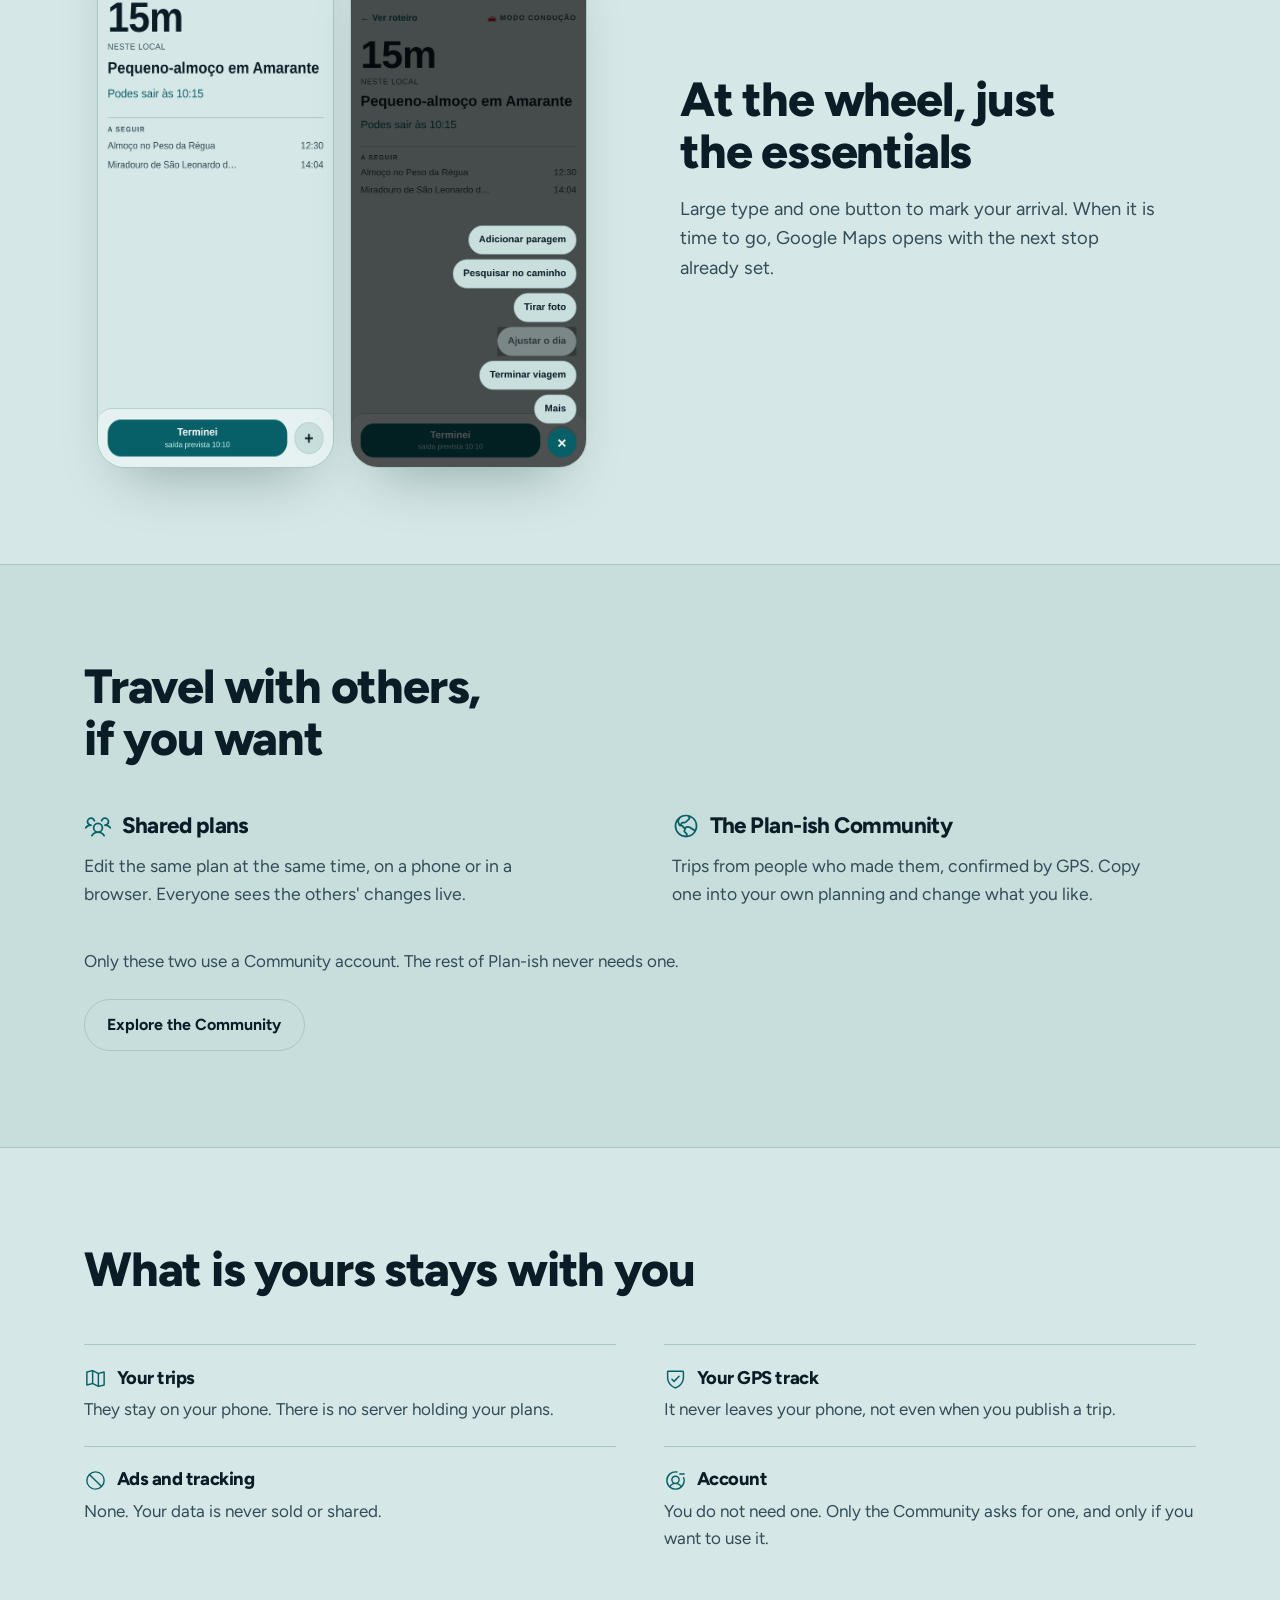
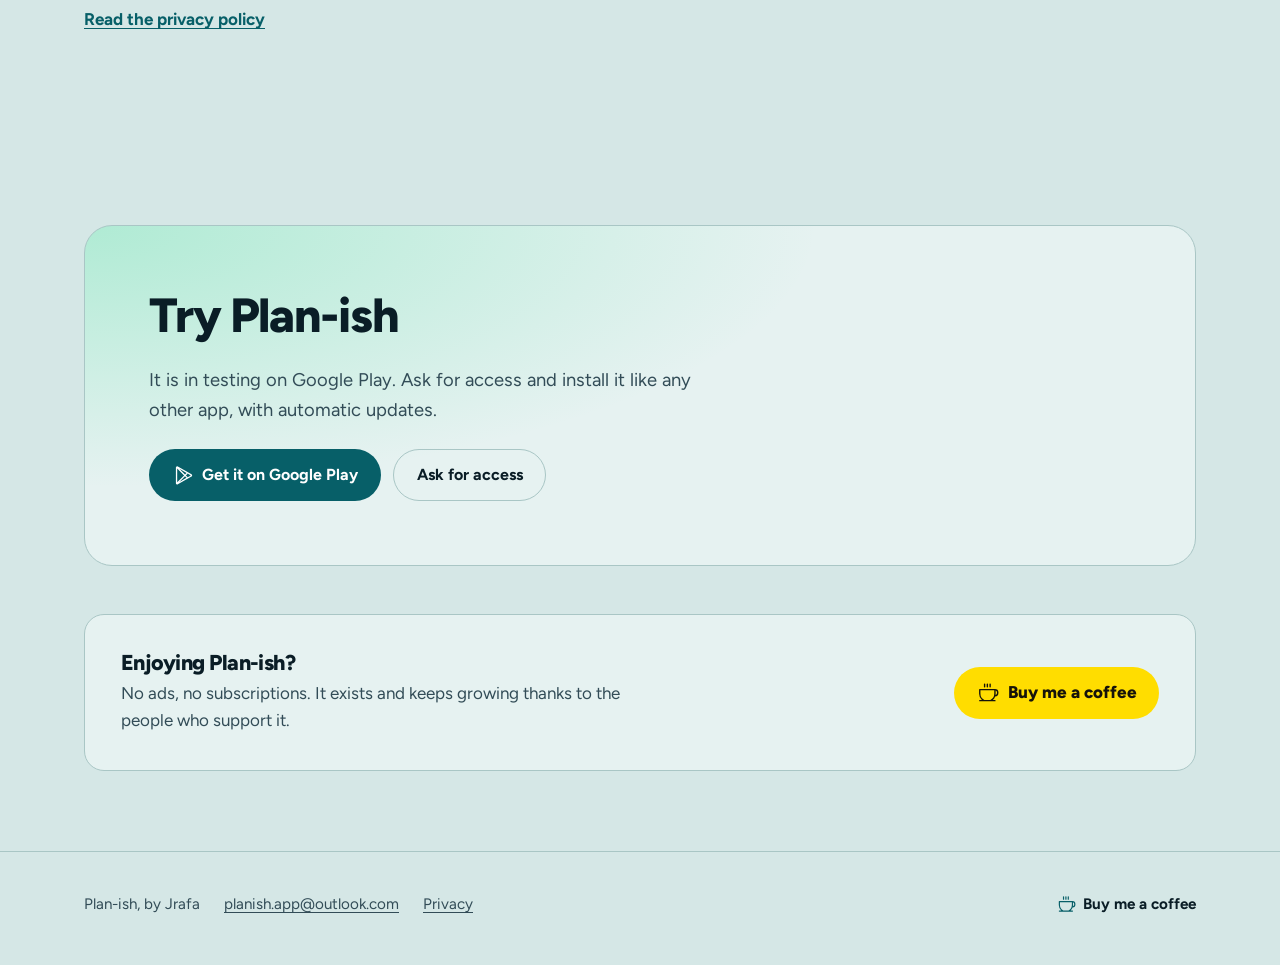
<file: index.en.html>
<!doctype html>
<html lang="en">
<head>
<meta charset="utf-8">
<meta name="viewport" content="width=device-width, initial-scale=1">
<title>Plan-ish: planning is only the beginning</title>
<meta name="description" content="A trip planner and travel companion for Android. A day-by-day itinerary, times that adjust themselves and Google Maps one tap away. No account, no ads.">
<meta name="theme-color" content="#D5E7E6">
<script>try { if (localStorage.getItem('planish-theme') === 'dark') document.documentElement.dataset.theme = 'dark'; } catch (e) {}</script>
<meta property="og:type" content="website">
<meta property="og:title" content="Plan-ish: planning is only the beginning">
<meta property="og:description" content="A day-by-day itinerary, times that adjust themselves and Google Maps one tap away. No account, no ads.">
<meta property="og:locale" content="en_GB">
<link rel="icon" href="assets/icon.png">
<link rel="alternate" hreflang="pt-PT" href="index.html">
<link rel="preload" href="assets/fonts/figtree-latin.woff2" as="font" type="font/woff2" crossorigin>
<link rel="stylesheet" href="assets/site.css">
</head>
<body>
<!-- Icons: Phosphor Icons (MIT), https://phosphoricons.com -->
<header class="top">
  <div class="wrap">
    <a class="brand" href="index.en.html"><img src="assets/icon.png" alt="" width="32" height="32">Plan-ish</a>
    <nav aria-label="Main">
      <a class="wide" href="#funcionalidades">Features</a>
      <a href="https://jrafael-rep.github.io/plan-ish-community/">Community</a>
      <a href="index.html" hreflang="pt-PT" lang="pt-PT">PT</a>
      <button class="mode" type="button" aria-pressed="false" aria-label="Dark mode" title="Dark mode"><span class="to-dark"><svg class="icon" aria-hidden="true" focusable="false" xmlns="http://www.w3.org/2000/svg" viewBox="0 0 256 256" fill="currentColor"><path d="M233.54,142.23a8,8,0,0,0-8-2,88.08,88.08,0,0,1-109.8-109.8,8,8,0,0,0-10-10,104.84,104.84,0,0,0-52.91,37A104,104,0,0,0,136,224a103.09,103.09,0,0,0,62.52-20.88,104.84,104.84,0,0,0,37-52.91A8,8,0,0,0,233.54,142.23ZM188.9,190.34A88,88,0,0,1,65.66,67.11a89,89,0,0,1,31.4-26A106,106,0,0,0,96,56,104.11,104.11,0,0,0,200,160a106,106,0,0,0,14.92-1.06A89,89,0,0,1,188.9,190.34Z"/></svg></span><span class="to-light"><svg class="icon" aria-hidden="true" focusable="false" xmlns="http://www.w3.org/2000/svg" viewBox="0 0 256 256" fill="currentColor"><path d="M120,40V16a8,8,0,0,1,16,0V40a8,8,0,0,1-16,0Zm72,88a64,64,0,1,1-64-64A64.07,64.07,0,0,1,192,128Zm-16,0a48,48,0,1,0-48,48A48.05,48.05,0,0,0,176,128ZM58.34,69.66A8,8,0,0,0,69.66,58.34l-16-16A8,8,0,0,0,42.34,53.66Zm0,116.68-16,16a8,8,0,0,0,11.32,11.32l16-16a8,8,0,0,0-11.32-11.32ZM192,72a8,8,0,0,0,5.66-2.34l16-16a8,8,0,0,0-11.32-11.32l-16,16A8,8,0,0,0,192,72Zm5.66,114.34a8,8,0,0,0-11.32,11.32l16,16a8,8,0,0,0,11.32-11.32ZM48,128a8,8,0,0,0-8-8H16a8,8,0,0,0,0,16H40A8,8,0,0,0,48,128Zm80,80a8,8,0,0,0-8,8v24a8,8,0,0,0,16,0V216A8,8,0,0,0,128,208Zm112-88H216a8,8,0,0,0,0,16h24a8,8,0,0,0,0-16Z"/></svg></span></button>
    </nav>
  </div>
</header>

<main>
  <section class="hero">
    <div class="wrap">
      <div>
        <h1 class="rise">Planning is only the beginning.<br><span>Plan-ish stays with your trip <span class="nowrap">to the end.</span></span></h1>
        <p class="lede rise">A day-by-day itinerary, times that adjust themselves and Google Maps one tap away. No account, no ads.</p>
        <div class="ctas rise">
          <a class="btn primary" href="https://play.google.com/store/apps/details?id=com.jrafa.planish" rel="noopener"><svg class="icon" aria-hidden="true" focusable="false" xmlns="http://www.w3.org/2000/svg" viewBox="0 0 256 256" fill="currentColor"><path d="M239.82,114.19,72,18.16a16,16,0,0,0-16.12,0A15.68,15.68,0,0,0,48,31.87V224.13a15.68,15.68,0,0,0,7.92,13.67,16,16,0,0,0,16.12,0l167.78-96a15.75,15.75,0,0,0,0-27.62ZM64,212.67V43.33L148.69,128Zm96-73.36,18.92,18.92-88.5,50.66ZM90.4,47.1l88.53,50.67L160,116.69ZM193.31,150l-22-22,22-22,38.43,22Z"/></svg>Get it on Google Play</a>
          <a class="btn ghost" href="https://jrafael-rep.github.io/plan-ish-community/">Explore the Community</a>
        </div>
      </div>
      <div class="rise">
        <div class="fan" aria-label="Plan-ish screens">
          <button class="slot" type="button" data-pos="0" data-label="Itinerary"><img class="on-light" src="assets/shot-roteiro-light.png" width="540" height="1213" alt="A Friday itinerary from Porto to Pinhão, with the time of each stop, the drives and the slack between them.">
<img class="on-dark" src="assets/shot-roteiro.png" width="540" height="1213" alt="A Friday itinerary from Porto to Pinhão, with the time of each stop, the drives and the slack between them."></button>
          <button class="slot" type="button" data-pos="1" data-label="Driving mode"><img class="on-light" src="assets/shot-conducao-light.png" width="540" height="1213" alt="Driving mode: 15 minutes here, you can leave at 10:15, lunch in Peso da Régua next.">
<img class="on-dark" src="assets/shot-conducao.png" width="540" height="1213" alt="Driving mode: 15 minutes here, you can leave at 10:15, lunch in Peso da Régua next."></button>
          <button class="slot" type="button" data-pos="hidden" data-label="Ideas on the way"><img class="on-light" src="assets/shot-sugestao-light.png" width="540" height="1213" alt="Suggestion: about 1h20 free, and a viewpoint on the way.">
<img class="on-dark" src="assets/shot-sugestao.png" width="540" height="1213" alt="Suggestion: about 1h20 free, and a viewpoint on the way."></button>
          <button class="slot" type="button" data-pos="hidden" data-label="Search along the way"><img class="on-light" src="assets/shot-caminho-light.png" width="540" height="1213" alt="Search along the way, with the detour for each result.">
<img class="on-dark" src="assets/shot-caminho.png" width="540" height="1213" alt="Search along the way, with the detour for each result."></button>
          <button class="slot" type="button" data-pos="-1" data-label="What to bring"><img class="on-light" src="assets/shot-checklist-light.png" width="540" height="1213" alt="Trip checklist, with the stops that need each item.">
<img class="on-dark" src="assets/shot-checklist.png" width="540" height="1213" alt="Trip checklist, with the stops that need each item."></button>
        </div>
        <p class="fan-label" aria-hidden="true"><b>Itinerary</b></p>
      </div>
    </div>
  </section>

  <section class="promise">
    <div class="wrap">
      <span class="eyebrow rise">In short</span>
      <p class="statement rise"><b>Free and complete on your phone.</b> You need no account, there are no ads and it works offline. Your GPS track never leaves your pocket.</p>
      <div class="facts rise">
        <span><svg class="icon" aria-hidden="true" focusable="false" xmlns="http://www.w3.org/2000/svg" viewBox="0 0 256 256" fill="currentColor"><path d="M168,56a8,8,0,0,1,8-8h48a8,8,0,0,1,0,16H176A8,8,0,0,1,168,56Zm58.08,37.33a103.93,103.93,0,1,1-80.76-67.89,8,8,0,0,1-2.64,15.78A88.07,88.07,0,0,0,40,128a87.62,87.62,0,0,0,22.24,58.41A79.66,79.66,0,0,1,98.3,157.66a48,48,0,1,1,59.4,0,79.66,79.66,0,0,1,36.06,28.75A88,88,0,0,0,211,98.67a8,8,0,0,1,15.09-5.34ZM128,152a32,32,0,1,0-32-32A32,32,0,0,0,128,152Zm0,64a87.57,87.57,0,0,0,53.92-18.5,64,64,0,0,0-107.84,0A87.57,87.57,0,0,0,128,216Z"/></svg>No account</span>
        <span><svg class="icon" aria-hidden="true" focusable="false" xmlns="http://www.w3.org/2000/svg" viewBox="0 0 256 256" fill="currentColor"><path d="M128,24A104,104,0,1,0,232,128,104.11,104.11,0,0,0,128,24Zm88,104a87.56,87.56,0,0,1-20.41,56.28L71.72,60.4A88,88,0,0,1,216,128ZM40,128A87.56,87.56,0,0,1,60.41,71.72L184.28,195.6A88,88,0,0,1,40,128Z"/></svg>No ads</span>
        <span><svg class="icon" aria-hidden="true" focusable="false" xmlns="http://www.w3.org/2000/svg" viewBox="0 0 256 256" fill="currentColor"><path d="M213.92,210.62a8,8,0,1,1-11.84,10.76l-52-57.15a60,60,0,0,0-57.41,7.24,8,8,0,1,1-9.42-12.93A75.43,75.43,0,0,1,128,144c1.28,0,2.55,0,3.82.1L104.9,114.49A108,108,0,0,0,61,135.31,8,8,0,0,1,49.73,134,8,8,0,0,1,51,122.77a124.27,124.27,0,0,1,41.71-21.66L69.37,75.4a155.43,155.43,0,0,0-40.29,24A8,8,0,0,1,18.92,87,171.87,171.87,0,0,1,58,62.86L42.08,45.38A8,8,0,1,1,53.92,34.62ZM128,192a12,12,0,1,0,12,12A12,12,0,0,0,128,192ZM237.08,87A172.3,172.3,0,0,0,106,49.4a8,8,0,1,0,2,15.87A158.33,158.33,0,0,1,128,64a156.25,156.25,0,0,1,98.92,35.37A8,8,0,0,0,237.08,87ZM195,135.31a8,8,0,0,0,11.24-1.3,8,8,0,0,0-1.3-11.24,124.25,124.25,0,0,0-51.73-24.2A8,8,0,1,0,150,114.24,108.12,108.12,0,0,1,195,135.31Z"/></svg>Works offline</span>
        <span><svg class="icon" aria-hidden="true" focusable="false" xmlns="http://www.w3.org/2000/svg" viewBox="0 0 256 256" fill="currentColor"><path d="M208,40H48A16,16,0,0,0,32,56v56c0,52.72,25.52,84.67,46.93,102.19,23.06,18.86,46,25.26,47,25.53a8,8,0,0,0,4.2,0c1-.27,23.91-6.67,47-25.53C198.48,196.67,224,164.72,224,112V56A16,16,0,0,0,208,40Zm0,72c0,37.07-13.66,67.16-40.6,89.42A129.3,129.3,0,0,1,128,223.62a128.25,128.25,0,0,1-38.92-21.81C61.82,179.51,48,149.3,48,112l0-56,160,0ZM82.34,141.66a8,8,0,0,1,11.32-11.32L112,148.69l50.34-50.35a8,8,0,0,1,11.32,11.32l-56,56a8,8,0,0,1-11.32,0Z"/></svg>GPS stays on your phone</span>
      </div>
    </div>
  </section>

  <section class="section" id="funcionalidades">
    <div class="wrap">
      <h2 class="rise">A plan that keeps up with your day</h2>
      <p class="sub rise">Arrive early or late and the rest of the day adjusts. You just decide.</p>
      <div class="bento">
        <article class="tile tall deep rise">
          <svg class="icon" aria-hidden="true" focusable="false" xmlns="http://www.w3.org/2000/svg" viewBox="0 0 256 256" fill="currentColor"><path d="M228.92,49.69a8,8,0,0,0-6.86-1.45L160.93,63.52,99.58,32.84a8,8,0,0,0-5.52-.6l-64,16A8,8,0,0,0,24,56V200a8,8,0,0,0,9.94,7.76l61.13-15.28,61.35,30.68A8.15,8.15,0,0,0,160,224a8,8,0,0,0,1.94-.24l64-16A8,8,0,0,0,232,200V56A8,8,0,0,0,228.92,49.69ZM104,52.94l48,24V203.06l-48-24ZM40,62.25l48-12v127.5l-48,12Zm176,131.5-48,12V78.25l48-12Z"/></svg>
          <h3>Always know how the day is going</h3>
          <p>Where you are in the plan, how long is left and whether the rest still fits. The times that follow adjust themselves.</p>
          <img class="on-light card" src="assets/card-agora-light.png" width="666" height="289" alt="Now card: breakfast in Amarante, here for 15 minutes, 30 to go, on plan." loading="lazy">
<img class="on-dark card" src="assets/card-agora.png" width="666" height="289" alt="Now card: breakfast in Amarante, here for 15 minutes, 30 to go, on plan." loading="lazy">
          <img class="on-light phone-in" src="assets/shot-roteiro-light.png" width="540" height="1213" alt="" loading="lazy">
<img class="on-dark phone-in" src="assets/shot-roteiro.png" width="540" height="1213" alt="" loading="lazy">
        </article>
        <article class="tile tint rise">
          <svg class="icon" aria-hidden="true" focusable="false" xmlns="http://www.w3.org/2000/svg" viewBox="0 0 256 256" fill="currentColor"><path d="M176,232a8,8,0,0,1-8,8H88a8,8,0,0,1,0-16h80A8,8,0,0,1,176,232Zm40-128a87.55,87.55,0,0,1-33.64,69.21A16.24,16.24,0,0,0,176,186v6a16,16,0,0,1-16,16H96a16,16,0,0,1-16-16v-6a16,16,0,0,0-6.23-12.66A87.59,87.59,0,0,1,40,104.49C39.74,56.83,78.26,17.14,125.88,16A88,88,0,0,1,216,104Zm-16,0a72,72,0,0,0-73.74-72c-39,.92-70.47,33.39-70.26,72.39a71.65,71.65,0,0,0,27.64,56.3A32,32,0,0,1,96,186v6h64v-6a32.15,32.15,0,0,1,12.47-25.35A71.65,71.65,0,0,0,200,104Zm-16.11-9.34a57.6,57.6,0,0,0-46.56-46.55,8,8,0,0,0-2.66,15.78c16.57,2.79,30.63,16.85,33.44,33.45A8,8,0,0,0,176,104a9,9,0,0,0,1.35-.11A8,8,0,0,0,183.89,94.66Z"/></svg>
          <h3>Ideas that fit on the way</h3>
          <p>Save places without a set time. With time to spare, Plan-ish suggests one on your way.</p>
          <img class="on-light shot" src="assets/shot-sugestao-light.png" width="540" height="1213" alt="Suggestion: about 1h20 free, and a viewpoint on the way." loading="lazy">
<img class="on-dark shot" src="assets/shot-sugestao.png" width="540" height="1213" alt="Suggestion: about 1h20 free, and a viewpoint on the way." loading="lazy">
        </article>
        <article class="tile rise">
          <svg class="icon" aria-hidden="true" focusable="false" xmlns="http://www.w3.org/2000/svg" viewBox="0 0 256 256" fill="currentColor"><path d="M229.66,218.34l-50.07-50.06a88.11,88.11,0,1,0-11.31,11.31l50.06,50.07a8,8,0,0,0,11.32-11.32ZM40,112a72,72,0,1,1,72,72A72.08,72.08,0,0,1,40,112Z"/></svg>
          <h3>Search along the way</h3>
          <p>Coffee, fuel or a pharmacy, sorted by how much time each adds to the trip.</p>
          <img class="on-light shot" style="object-position: 50% 36%" src="assets/shot-caminho-light.png" width="540" height="1213" alt="Search along the way, with the detour for each result." loading="lazy">
<img class="on-dark shot" style="object-position: 50% 36%" src="assets/shot-caminho.png" width="540" height="1213" alt="Search along the way, with the detour for each result." loading="lazy">
        </article>
        <article class="tile rise">
          <svg class="icon" aria-hidden="true" focusable="false" xmlns="http://www.w3.org/2000/svg" viewBox="0 0 256 256" fill="currentColor"><path d="M173.66,98.34a8,8,0,0,1,0,11.32l-56,56a8,8,0,0,1-11.32,0l-24-24a8,8,0,0,1,11.32-11.32L112,148.69l50.34-50.35A8,8,0,0,1,173.66,98.34ZM224,48V208a16,16,0,0,1-16,16H48a16,16,0,0,1-16-16V48A16,16,0,0,1,48,32H208A16,16,0,0,1,224,48ZM208,208V48H48V208H208Z"/></svg>
          <h3>What to bring, stop by stop</h3>
          <p>Sunscreen goes with the viewpoint, boots with the hike. See the whole trip or one day.</p>
          <img class="on-light shot" src="assets/shot-checklist-light.png" width="540" height="1213" alt="Trip checklist, with the stops that need each item." loading="lazy">
<img class="on-dark shot" src="assets/shot-checklist.png" width="540" height="1213" alt="Trip checklist, with the stops that need each item." loading="lazy">
        </article>
        <article class="tile tint rise">
          <svg class="icon" aria-hidden="true" focusable="false" xmlns="http://www.w3.org/2000/svg" viewBox="0 0 256 256" fill="currentColor"><path d="M216,40H72A16,16,0,0,0,56,56V72H40A16,16,0,0,0,24,88V200a16,16,0,0,0,16,16H184a16,16,0,0,0,16-16V184h16a16,16,0,0,0,16-16V56A16,16,0,0,0,216,40ZM72,56H216v62.75l-10.07-10.06a16,16,0,0,0-22.63,0l-20,20-44-44a16,16,0,0,0-22.62,0L72,109.37ZM184,200H40V88H56v80a16,16,0,0,0,16,16H184Zm32-32H72V132l36-36,49.66,49.66a8,8,0,0,0,11.31,0L194.63,120,216,141.38V168ZM160,84a12,12,0,1,1,12,12A12,12,0,0,1,160,84Z"/></svg>
          <h3>Trip album</h3>
          <p>Photos by day and by stop, kept on your phone, and all exported in one file whenever you like.</p>
        </article>
        <article class="tile deep wide rise">
          <svg class="icon" aria-hidden="true" focusable="false" xmlns="http://www.w3.org/2000/svg" viewBox="0 0 256 256" fill="currentColor"><path d="M197.58,129.06,146,110l-19-51.62a15.92,15.92,0,0,0-29.88,0L78,110l-51.62,19a15.92,15.92,0,0,0,0,29.88L78,178l19,51.62a15.92,15.92,0,0,0,29.88,0L146,178l51.62-19a15.92,15.92,0,0,0,0-29.88ZM137,164.22a8,8,0,0,0-4.74,4.74L112,223.85,91.78,169A8,8,0,0,0,87,164.22L32.15,144,87,123.78A8,8,0,0,0,91.78,119L112,64.15,132.22,119a8,8,0,0,0,4.74,4.74L191.85,144ZM144,40a8,8,0,0,1,8-8h16V16a8,8,0,0,1,16,0V32h16a8,8,0,0,1,0,16H184V64a8,8,0,0,1-16,0V48H152A8,8,0,0,1,144,40ZM248,88a8,8,0,0,1-8,8h-8v8a8,8,0,0,1-16,0V96h-8a8,8,0,0,1,0-16h8V72a8,8,0,0,1,16,0v8h8A8,8,0,0,1,248,88Z"/></svg>
          <h3>Start however you like</h3>
          <p>From scratch, from a Community itinerary, or with the plan an AI assistant wrote for you.</p>
        </article>
      </div>
    </div>
  </section>

  <section class="section drive">
    <div class="wrap">
      <div class="pair rise">
        <img class="on-light a" src="assets/shot-conducao-light.png" width="540" height="1213" alt="Driving mode in large type, with the button to mark departure." loading="lazy">
<img class="on-dark a" src="assets/shot-conducao.png" width="540" height="1213" alt="Driving mode in large type, with the button to mark departure." loading="lazy">
        <img class="on-light b" src="assets/shot-dial-light.png" width="540" height="1213" alt="Driving mode with the + button open: add a stop, search along the way, adjust the day." loading="lazy">
<img class="on-dark b" src="assets/shot-dial.png" width="540" height="1213" alt="Driving mode with the + button open: add a stop, search along the way, adjust the day." loading="lazy">
      </div>
      <div>
        <h2 class="rise">At the wheel, just the essentials</h2>
        <p class="rise">Large type and one button to mark your arrival. When it is time to go, Google Maps opens with the next stop already set.</p>
      </div>
    </div>
  </section>

  <section class="section together">
    <div class="wrap">
      <h2 class="rise">Travel with others, if you want</h2>
      <div class="duo">
        <div class="rise">
          <h3><svg class="icon" aria-hidden="true" focusable="false" xmlns="http://www.w3.org/2000/svg" viewBox="0 0 256 256" fill="currentColor"><path d="M244.8,150.4a8,8,0,0,1-11.2-1.6A51.6,51.6,0,0,0,192,128a8,8,0,0,1-7.37-4.89,8,8,0,0,1,0-6.22A8,8,0,0,1,192,112a24,24,0,1,0-23.24-30,8,8,0,1,1-15.5-4A40,40,0,1,1,219,117.51a67.94,67.94,0,0,1,27.43,21.68A8,8,0,0,1,244.8,150.4ZM190.92,212a8,8,0,1,1-13.84,8,57,57,0,0,0-98.16,0,8,8,0,1,1-13.84-8,72.06,72.06,0,0,1,33.74-29.92,48,48,0,1,1,58.36,0A72.06,72.06,0,0,1,190.92,212ZM128,176a32,32,0,1,0-32-32A32,32,0,0,0,128,176ZM72,120a8,8,0,0,0-8-8A24,24,0,1,1,87.24,82a8,8,0,1,0,15.5-4A40,40,0,1,0,37,117.51,67.94,67.94,0,0,0,9.6,139.19a8,8,0,1,0,12.8,9.61A51.6,51.6,0,0,1,64,128,8,8,0,0,0,72,120Z"/></svg>Shared plans</h3>
          <p>Edit the same plan at the same time, on a phone or in a browser. Everyone sees the others' changes live.</p>
        </div>
        <div class="rise">
          <h3><svg class="icon" aria-hidden="true" focusable="false" xmlns="http://www.w3.org/2000/svg" viewBox="0 0 256 256" fill="currentColor"><path d="M128,24A104,104,0,1,0,232,128,104.11,104.11,0,0,0,128,24Zm88,104a87.62,87.62,0,0,1-6.4,32.94l-44.7-27.49a15.92,15.92,0,0,0-6.24-2.23l-22.82-3.08a16.11,16.11,0,0,0-16,7.86h-8.72l-3.8-7.86a15.91,15.91,0,0,0-11-8.67l-8-1.73L96.14,104h16.71a16.06,16.06,0,0,0,7.73-2l12.25-6.76a16.62,16.62,0,0,0,3-2.14l26.91-24.34A15.93,15.93,0,0,0,166,49.1l-.36-.65A88.11,88.11,0,0,1,216,128ZM143.31,41.34,152,56.9,125.09,81.24,112.85,88H96.14a16,16,0,0,0-13.88,8l-8.73,15.23L63.38,84.19,74.32,58.32a87.87,87.87,0,0,1,69-17ZM40,128a87.53,87.53,0,0,1,8.54-37.8l11.34,30.27a16,16,0,0,0,11.62,10l21.43,4.61L96.74,143a16.09,16.09,0,0,0,14.4,9h1.48l-7.23,16.23a16,16,0,0,0,2.86,17.37l.14.14L128,205.94l-1.94,10A88.11,88.11,0,0,1,40,128Zm102.58,86.78,1.13-5.81a16.09,16.09,0,0,0-4-13.9,1.85,1.85,0,0,1-.14-.14L120,174.74,133.7,144l22.82,3.08,45.72,28.12A88.18,88.18,0,0,1,142.58,214.78Z"/></svg>The Plan-ish Community</h3>
          <p>Trips from people who made them, confirmed by GPS. Copy one into your own planning and change what you like.</p>
        </div>
      </div>
      <p class="note rise">Only these two use a Community account. The rest of Plan-ish never needs one.</p>
      <div class="ctas rise"><a class="btn ghost" href="https://jrafael-rep.github.io/plan-ish-community/">Explore the Community</a></div>
    </div>
  </section>

  <section class="section private">
    <div class="wrap">
      <h2 class="rise">What is yours stays with you</h2>
      <div class="grid">
        <div class="item rise"><h3><svg class="icon" aria-hidden="true" focusable="false" xmlns="http://www.w3.org/2000/svg" viewBox="0 0 256 256" fill="currentColor"><path d="M228.92,49.69a8,8,0,0,0-6.86-1.45L160.93,63.52,99.58,32.84a8,8,0,0,0-5.52-.6l-64,16A8,8,0,0,0,24,56V200a8,8,0,0,0,9.94,7.76l61.13-15.28,61.35,30.68A8.15,8.15,0,0,0,160,224a8,8,0,0,0,1.94-.24l64-16A8,8,0,0,0,232,200V56A8,8,0,0,0,228.92,49.69ZM104,52.94l48,24V203.06l-48-24ZM40,62.25l48-12v127.5l-48,12Zm176,131.5-48,12V78.25l48-12Z"/></svg>Your trips</h3><p>They stay on your phone. There is no server holding your plans.</p></div>
        <div class="item rise"><h3><svg class="icon" aria-hidden="true" focusable="false" xmlns="http://www.w3.org/2000/svg" viewBox="0 0 256 256" fill="currentColor"><path d="M208,40H48A16,16,0,0,0,32,56v56c0,52.72,25.52,84.67,46.93,102.19,23.06,18.86,46,25.26,47,25.53a8,8,0,0,0,4.2,0c1-.27,23.91-6.67,47-25.53C198.48,196.67,224,164.72,224,112V56A16,16,0,0,0,208,40Zm0,72c0,37.07-13.66,67.16-40.6,89.42A129.3,129.3,0,0,1,128,223.62a128.25,128.25,0,0,1-38.92-21.81C61.82,179.51,48,149.3,48,112l0-56,160,0ZM82.34,141.66a8,8,0,0,1,11.32-11.32L112,148.69l50.34-50.35a8,8,0,0,1,11.32,11.32l-56,56a8,8,0,0,1-11.32,0Z"/></svg>Your GPS track</h3><p>It never leaves your phone, not even when you publish a trip.</p></div>
        <div class="item rise"><h3><svg class="icon" aria-hidden="true" focusable="false" xmlns="http://www.w3.org/2000/svg" viewBox="0 0 256 256" fill="currentColor"><path d="M128,24A104,104,0,1,0,232,128,104.11,104.11,0,0,0,128,24Zm88,104a87.56,87.56,0,0,1-20.41,56.28L71.72,60.4A88,88,0,0,1,216,128ZM40,128A87.56,87.56,0,0,1,60.41,71.72L184.28,195.6A88,88,0,0,1,40,128Z"/></svg>Ads and tracking</h3><p>None. Your data is never sold or shared.</p></div>
        <div class="item rise"><h3><svg class="icon" aria-hidden="true" focusable="false" xmlns="http://www.w3.org/2000/svg" viewBox="0 0 256 256" fill="currentColor"><path d="M168,56a8,8,0,0,1,8-8h48a8,8,0,0,1,0,16H176A8,8,0,0,1,168,56Zm58.08,37.33a103.93,103.93,0,1,1-80.76-67.89,8,8,0,0,1-2.64,15.78A88.07,88.07,0,0,0,40,128a87.62,87.62,0,0,0,22.24,58.41A79.66,79.66,0,0,1,98.3,157.66a48,48,0,1,1,59.4,0,79.66,79.66,0,0,1,36.06,28.75A88,88,0,0,0,211,98.67a8,8,0,0,1,15.09-5.34ZM128,152a32,32,0,1,0-32-32A32,32,0,0,0,128,152Zm0,64a87.57,87.57,0,0,0,53.92-18.5,64,64,0,0,0-107.84,0A87.57,87.57,0,0,0,128,216Z"/></svg>Account</h3><p>You do not need one. Only the Community asks for one, and only if you want to use it.</p></div>
      </div>
      <p class="more rise"><a href="privacy.en.html">Read the privacy policy</a></p>
    </div>
  </section>

  <section class="final">
    <div class="wrap">
      <div class="box rise">
        <h2>Try Plan-ish</h2>
        <p>It is in testing on Google Play. Ask for access and install it like any other app, with automatic updates.</p>
        <div class="ctas">
          <a class="btn primary" href="https://play.google.com/store/apps/details?id=com.jrafa.planish" rel="noopener"><svg class="icon" aria-hidden="true" focusable="false" xmlns="http://www.w3.org/2000/svg" viewBox="0 0 256 256" fill="currentColor"><path d="M239.82,114.19,72,18.16a16,16,0,0,0-16.12,0A15.68,15.68,0,0,0,48,31.87V224.13a15.68,15.68,0,0,0,7.92,13.67,16,16,0,0,0,16.12,0l167.78-96a15.75,15.75,0,0,0,0-27.62ZM64,212.67V43.33L148.69,128Zm96-73.36,18.92,18.92-88.5,50.66ZM90.4,47.1l88.53,50.67L160,116.69ZM193.31,150l-22-22,22-22,38.43,22Z"/></svg>Get it on Google Play</a>
          <a class="btn ghost" href="mailto:planish.app@outlook.com?subject=Plan-ish%20testing%20access">Ask for access</a>
        </div>
      </div>
    </div>
  </section>

  <section class="support">
    <div class="wrap">
      <div class="support-box rise">
        <div>
          <h2>Enjoying Plan-ish?</h2>
          <p>No ads, no subscriptions. It exists and keeps growing thanks to the people who support it.</p>
        </div>
        <a class="bmc" href="https://buymeacoffee.com/planish" rel="noopener"><svg class="icon" aria-hidden="true" focusable="false" xmlns="http://www.w3.org/2000/svg" viewBox="0 0 256 256" fill="currentColor"><path d="M80,56V24a8,8,0,0,1,16,0V56a8,8,0,0,1-16,0Zm40,8a8,8,0,0,0,8-8V24a8,8,0,0,0-16,0V56A8,8,0,0,0,120,64Zm32,0a8,8,0,0,0,8-8V24a8,8,0,0,0-16,0V56A8,8,0,0,0,152,64Zm96,56v8a40,40,0,0,1-37.51,39.91,96.59,96.59,0,0,1-27,40.09H208a8,8,0,0,1,0,16H32a8,8,0,0,1,0-16H56.54A96.3,96.3,0,0,1,24,136V88a8,8,0,0,1,8-8H208A40,40,0,0,1,248,120ZM200,96H40v40a80.27,80.27,0,0,0,45.12,72h69.76A80.27,80.27,0,0,0,200,136Zm32,24a24,24,0,0,0-16-22.62V136a95.78,95.78,0,0,1-1.2,15A24,24,0,0,0,232,128Z"/></svg>Buy me a coffee</a>
      </div>
    </div>
  </section>
</main>

<footer>
  <div class="wrap">
    <span>Plan-ish, by Jrafa</span>
    <a href="mailto:planish.app@outlook.com">planish.app@outlook.com</a>
    <a href="privacy.en.html">Privacy</a>
    <a class="coffee" href="https://buymeacoffee.com/planish" rel="noopener"><svg class="icon" aria-hidden="true" focusable="false" xmlns="http://www.w3.org/2000/svg" viewBox="0 0 256 256" fill="currentColor"><path d="M80,56V24a8,8,0,0,1,16,0V56a8,8,0,0,1-16,0Zm40,8a8,8,0,0,0,8-8V24a8,8,0,0,0-16,0V56A8,8,0,0,0,120,64Zm32,0a8,8,0,0,0,8-8V24a8,8,0,0,0-16,0V56A8,8,0,0,0,152,64Zm96,56v8a40,40,0,0,1-37.51,39.91,96.59,96.59,0,0,1-27,40.09H208a8,8,0,0,1,0,16H32a8,8,0,0,1,0-16H56.54A96.3,96.3,0,0,1,24,136V88a8,8,0,0,1,8-8H208A40,40,0,0,1,248,120ZM200,96H40v40a80.27,80.27,0,0,0,45.12,72h69.76A80.27,80.27,0,0,0,200,136Zm32,24a24,24,0,0,0-16-22.62V136a95.78,95.78,0,0,1-1.2,15A24,24,0,0,0,232,128Z"/></svg>Buy me a coffee</a>
  </div>
</footer>

<script>
  // Light by default; the button at the top switches and is remembered (the Community site shares the choice).
  (function () {
    var root = document.documentElement, button = document.querySelector('.mode'), meta = document.querySelector('meta[name="theme-color"]');
    function show() {
      var dark = root.dataset.theme === 'dark';
      button.setAttribute('aria-pressed', String(dark));
      meta.setAttribute('content', dark ? '#0E1B26' : '#D5E7E6');
    }
    button.addEventListener('click', function () {
      if (root.dataset.theme === 'dark') delete root.dataset.theme; else root.dataset.theme = 'dark';
      try { localStorage.setItem('planish-theme', root.dataset.theme === 'dark' ? 'dark' : 'light'); } catch (e) {}
      show();
    });
    show();
  })();

  // The fan at the top: turns on its own, pauses on hover or when the tab is
  // hidden, and stays still with reduced motion. Tapping a side brings it forward.
  (function () {
    var fan = document.querySelector('.fan'), label = document.querySelector('.fan-label b');
    var slots = [].slice.call(fan.querySelectorAll('.slot')), n = slots.length, at = 0, timer = null, held = false;
    var reduce = window.matchMedia && matchMedia('(prefers-reduced-motion: reduce)').matches;
    function place() {
      slots.forEach(function (s, i) {
        var d = (i - at + n) % n;
        var pos = d === 0 ? '0' : d === 1 ? '1' : d === n - 1 ? '-1' : 'hidden';
        s.dataset.pos = pos;
        s.setAttribute('aria-hidden', pos === 'hidden' ? 'true' : 'false');
        s.tabIndex = pos === '0' || pos === 'hidden' ? -1 : 0;
        s.setAttribute('aria-label', pos === '0' ? s.dataset.label : 'Show: ' + s.dataset.label);
      });
      label.textContent = slots[at].dataset.label;
    }
    function go(i) { at = (i + n) % n; place(); }
    function tick() { if (!held && !document.hidden) go(at + 1); }
    slots.forEach(function (s, i) { s.addEventListener('click', function () { if (i !== at) { go(i); restart(); } }); });
    fan.addEventListener('mouseenter', function () { held = true; });
    fan.addEventListener('mouseleave', function () { held = false; });
    function restart() { if (reduce) return; clearInterval(timer); timer = setInterval(tick, 3800); }
    place(); restart();
  })();

  // Carousel on phones: the dots say which card you are on.
  (function () {
    var bento = document.querySelector('.bento');
    var tiles = bento.children, dots = document.createElement('div');
    dots.className = 'dots'; dots.setAttribute('aria-hidden', 'true');
    for (var i = 0; i < tiles.length; i++) dots.appendChild(document.createElement('i'));
    bento.after(dots);
    function mark() {
      var step = tiles.length > 1 ? tiles[1].offsetLeft - tiles[0].offsetLeft : 1;
      var at = Math.round(bento.scrollLeft / step);
      if (bento.scrollLeft + bento.clientWidth >= bento.scrollWidth - 4) at = tiles.length - 1;
      for (var j = 0; j < dots.children.length; j++) dots.children[j].classList.toggle('on', j === at);
    }
    bento.addEventListener('scroll', mark, { passive: true });
    mark();
  })();

  // Reveal on entering the screen. Without IntersectionObserver, or with reduced motion, everything shows at once.
  (function () {
    var items = document.querySelectorAll('.rise');
    var reduce = window.matchMedia && matchMedia('(prefers-reduced-motion: reduce)').matches;
    if (reduce || !('IntersectionObserver' in window)) { items.forEach(function (el) { el.classList.add('in'); }); return; }
    var io = new IntersectionObserver(function (entries) {
      entries.forEach(function (e) { if (e.isIntersecting) { e.target.classList.add('in'); io.unobserve(e.target); } });
    }, { rootMargin: '0px 0px -8% 0px' });
    items.forEach(function (el) { io.observe(el); });
  })();
</script>
</body>
</html>
</file>
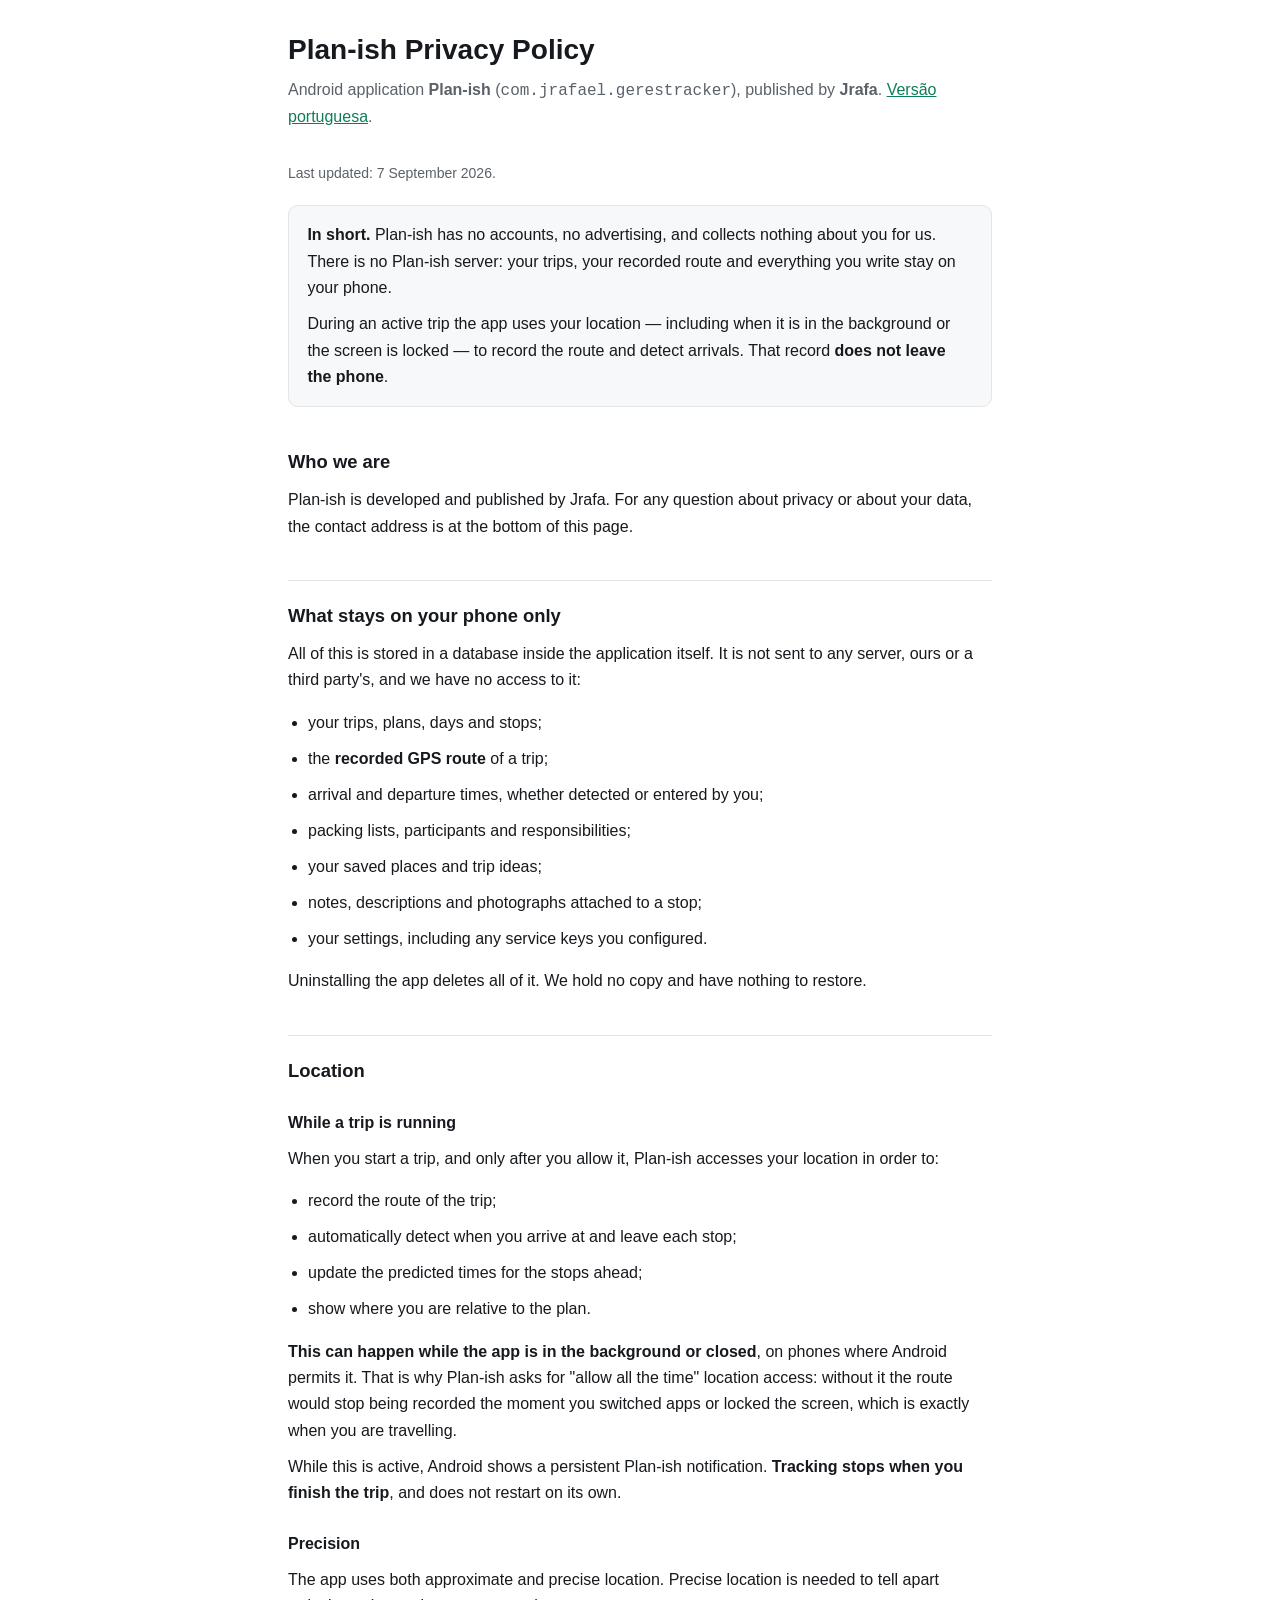
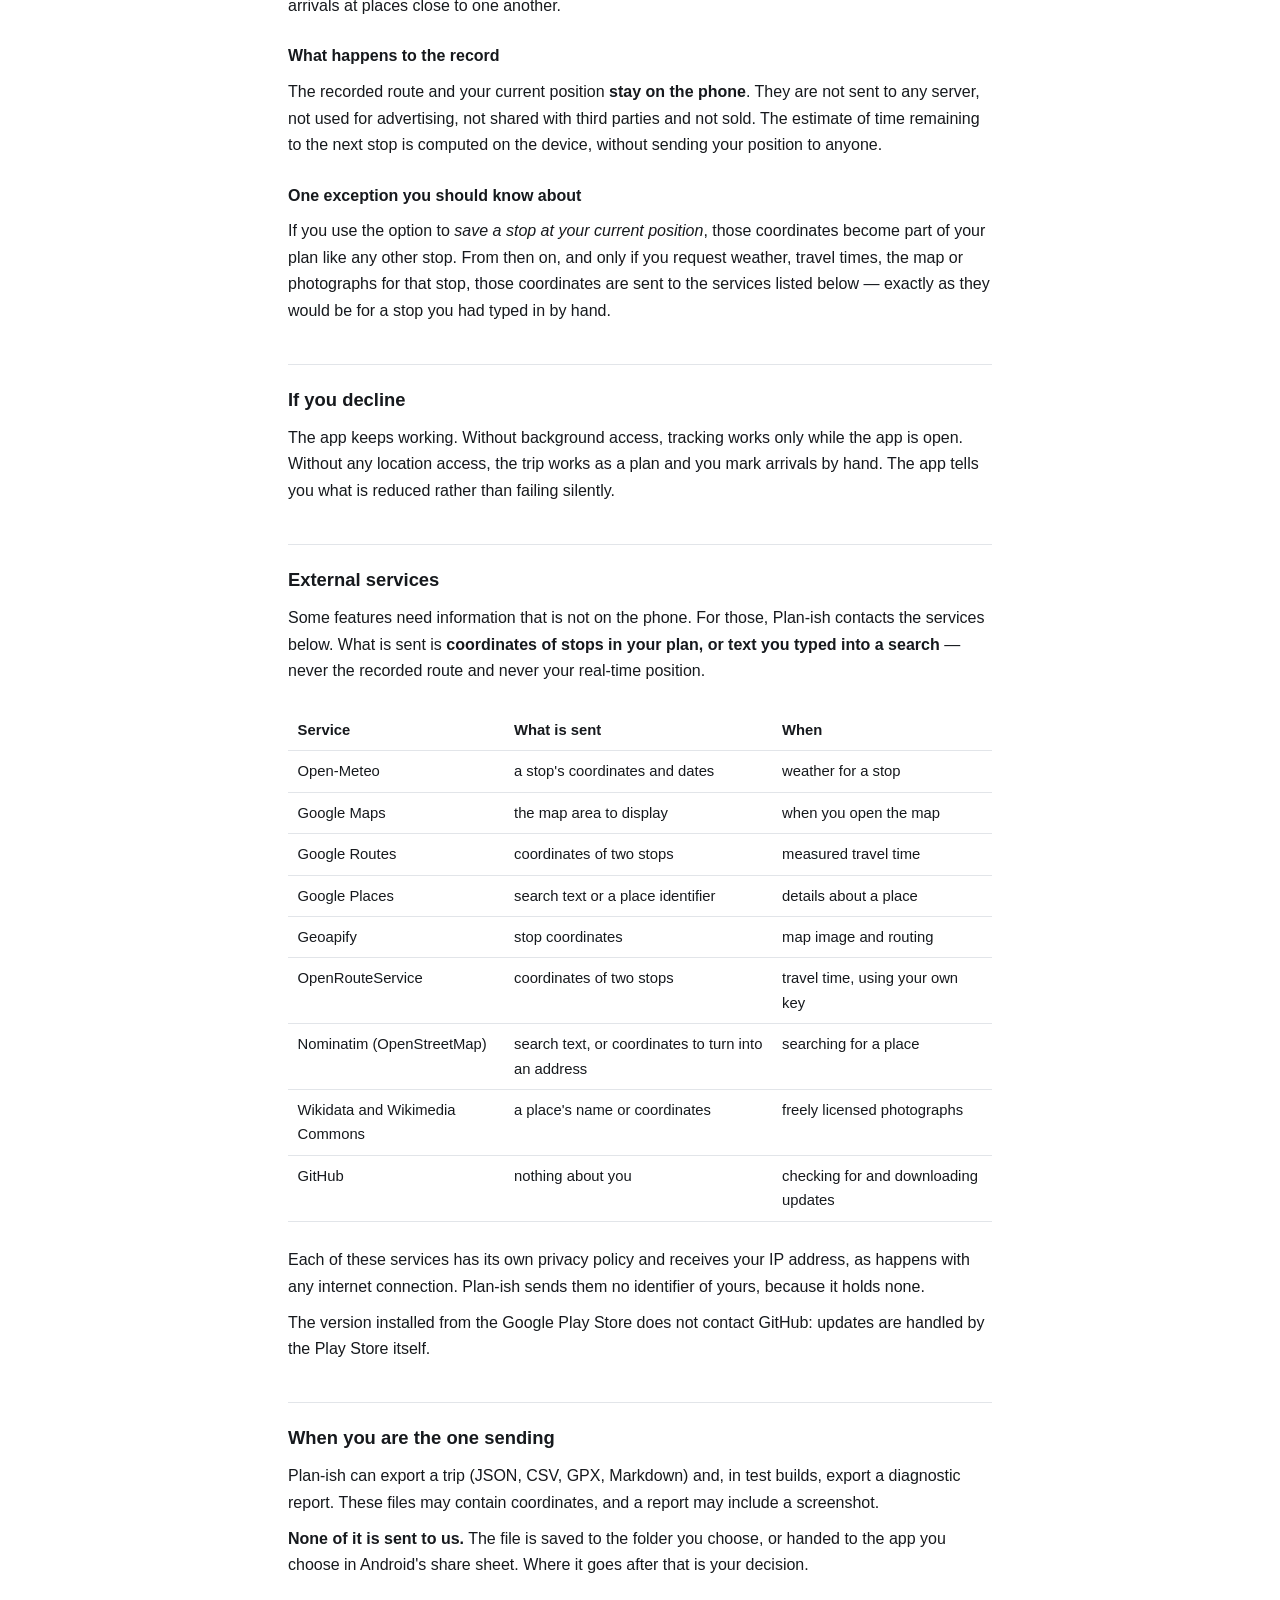
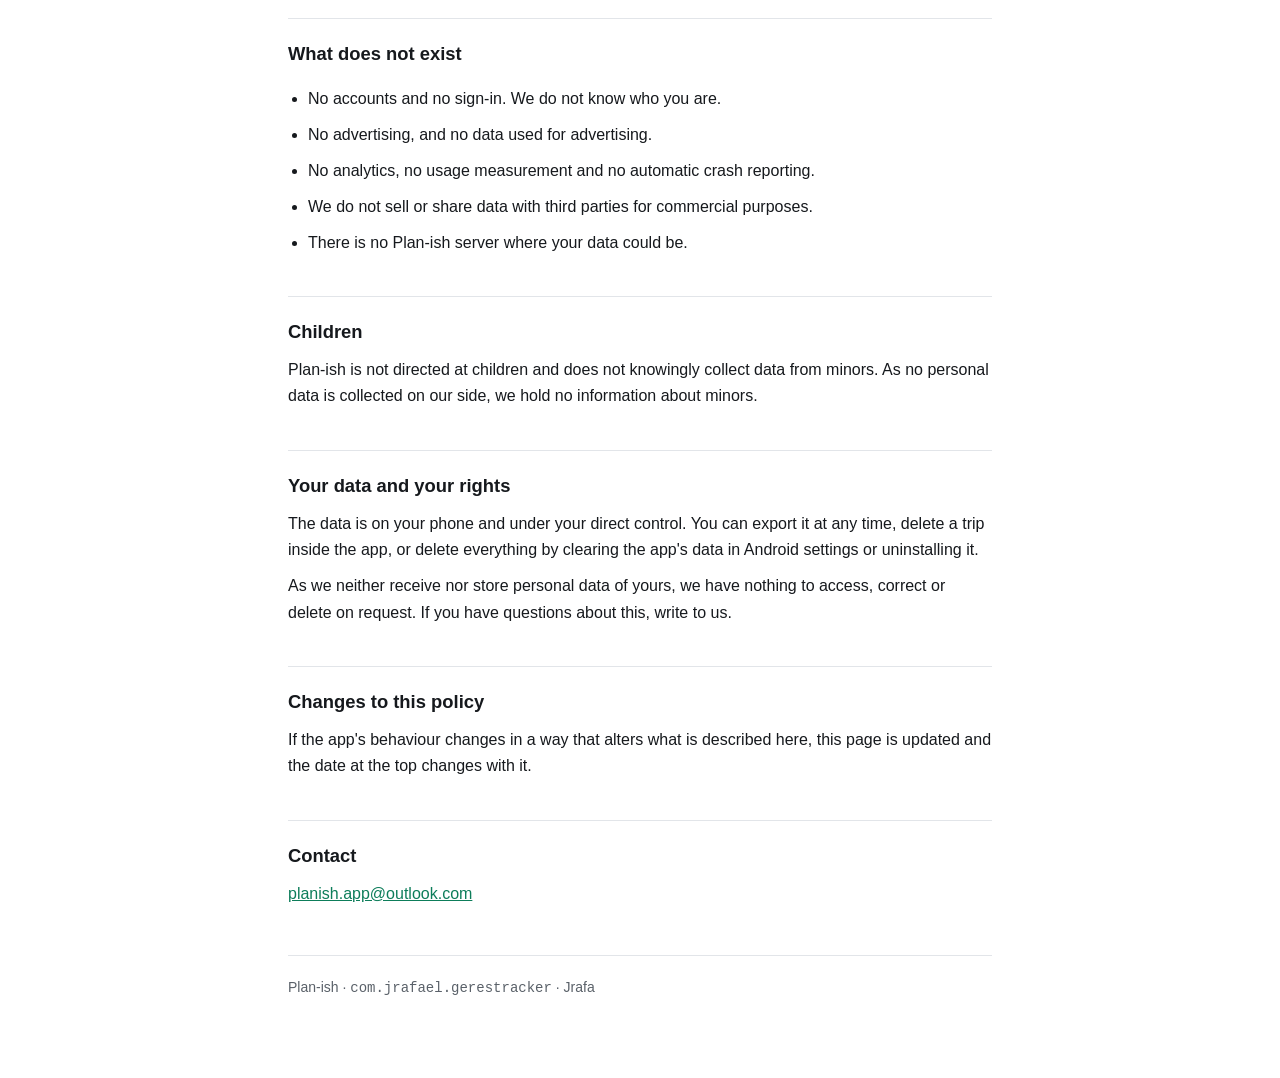
<file: privacy.en.html>
<!doctype html>
<html lang="en">
<head>
<meta charset="utf-8">
<meta name="viewport" content="width=device-width, initial-scale=1">
<title>Privacy Policy — Plan-ish</title>
<link rel="alternate" hreflang="pt-PT" href="privacy.html">
<style>
  :root {
    color-scheme: light dark;
    --bg: #ffffff; --fg: #16191d; --muted: #5a6169;
    --line: #e2e5e9; --accent: #0d7d5a; --card: #f6f8f9;
  }
  @media (prefers-color-scheme: dark) {
    :root {
      --bg: #0e1116; --fg: #e8ebee; --muted: #9aa3ad;
      --line: #262c34; --accent: #3ddc97; --card: #161b22;
    }
  }
  * { box-sizing: border-box; }
  body {
    margin: 0; padding: 2rem 1.25rem 5rem;
    background: var(--bg); color: var(--fg);
    font: 16px/1.65 -apple-system, BlinkMacSystemFont, "Segoe UI", Roboto, sans-serif;
  }
  main { max-width: 44rem; margin: 0 auto; }
  h1 { font-size: 1.75rem; line-height: 1.25; margin: 0 0 .25rem; }
  h2 { font-size: 1.15rem; margin: 2.5rem 0 .5rem; padding-top: 1.25rem; border-top: 1px solid var(--line); }
  h2:first-of-type { border-top: 0; padding-top: 0; }
  h3 { font-size: 1rem; margin: 1.5rem 0 .35rem; }
  p, li { margin: .6rem 0; }
  ul { padding-left: 1.25rem; }
  .lede { color: var(--muted); margin-bottom: 2rem; }
  .updated { color: var(--muted); font-size: .875rem; }
  .card { background: var(--card); border: 1px solid var(--line); border-radius: .6rem; padding: 1rem 1.15rem; margin: 1.25rem 0; }
  .card p:first-child { margin-top: 0; }
  .card p:last-child { margin-bottom: 0; }
  table { width: 100%; border-collapse: collapse; margin: 1rem 0; font-size: .925rem; }
  th, td { text-align: left; padding: .5rem .6rem; border-bottom: 1px solid var(--line); vertical-align: top; }
  th { font-weight: 600; }
  .scroll { overflow-x: auto; }
  a { color: var(--accent); }
  footer { margin-top: 3rem; padding-top: 1.25rem; border-top: 1px solid var(--line); color: var(--muted); font-size: .875rem; }
  strong { font-weight: 600; }
</style>
</head>
<body>
<main>

<h1>Plan-ish Privacy Policy</h1>
<p class="lede">
  Android application <strong>Plan-ish</strong> (<code>com.jrafael.gerestracker</code>),
  published by <strong>Jrafa</strong>.
  <a href="privacy.html">Versão portuguesa</a>.
</p>
<p class="updated">Last updated: 7 September 2026.</p>

<div class="card">
  <p><strong>In short.</strong> Plan-ish has no accounts, no advertising, and
  collects nothing about you for us. There is no Plan-ish server: your trips,
  your recorded route and everything you write stay on your phone.</p>
  <p>During an active trip the app uses your location — including when it is in
  the background or the screen is locked — to record the route and detect
  arrivals. That record <strong>does not leave the phone</strong>.</p>
</div>

<h2>Who we are</h2>
<p>
  Plan-ish is developed and published by Jrafa. For any question
  about privacy or about your data, the contact address is at the bottom of
  this page.
</p>

<h2>What stays on your phone only</h2>
<p>
  All of this is stored in a database inside the application itself. It is not
  sent to any server, ours or a third party's, and we have no access to it:
</p>
<ul>
  <li>your trips, plans, days and stops;</li>
  <li>the <strong>recorded GPS route</strong> of a trip;</li>
  <li>arrival and departure times, whether detected or entered by you;</li>
  <li>packing lists, participants and responsibilities;</li>
  <li>your saved places and trip ideas;</li>
  <li>notes, descriptions and photographs attached to a stop;</li>
  <li>your settings, including any service keys you configured.</li>
</ul>
<p>
  Uninstalling the app deletes all of it. We hold no copy and have nothing to
  restore.
</p>

<h2>Location</h2>

<h3>While a trip is running</h3>
<p>
  When you start a trip, and only after you allow it, Plan-ish accesses your
  location in order to:
</p>
<ul>
  <li>record the route of the trip;</li>
  <li>automatically detect when you arrive at and leave each stop;</li>
  <li>update the predicted times for the stops ahead;</li>
  <li>show where you are relative to the plan.</li>
</ul>
<p>
  <strong>This can happen while the app is in the background or closed</strong>,
  on phones where Android permits it. That is why Plan-ish asks for "allow all
  the time" location access: without it the route would stop being recorded the
  moment you switched apps or locked the screen, which is exactly when you are
  travelling.
</p>
<p>
  While this is active, Android shows a persistent Plan-ish notification.
  <strong>Tracking stops when you finish the trip</strong>, and does not restart
  on its own.
</p>

<h3>Precision</h3>
<p>
  The app uses both approximate and precise location. Precise location is needed
  to tell apart arrivals at places close to one another.
</p>

<h3>What happens to the record</h3>
<p>
  The recorded route and your current position <strong>stay on the phone</strong>.
  They are not sent to any server, not used for advertising, not shared with
  third parties and not sold. The estimate of time remaining to the next stop is
  computed on the device, without sending your position to anyone.
</p>

<h3>One exception you should know about</h3>
<p>
  If you use the option to <em>save a stop at your current position</em>, those
  coordinates become part of your plan like any other stop. From then on, and
  only if you request weather, travel times, the map or photographs for that
  stop, those coordinates are sent to the services listed below — exactly as
  they would be for a stop you had typed in by hand.
</p>

<h2>If you decline</h2>
<p>
  The app keeps working. Without background access, tracking works only while
  the app is open. Without any location access, the trip works as a plan and you
  mark arrivals by hand. The app tells you what is reduced rather than failing
  silently.
</p>

<h2>External services</h2>
<p>
  Some features need information that is not on the phone. For those, Plan-ish
  contacts the services below. What is sent is <strong>coordinates of stops in
  your plan, or text you typed into a search</strong> — never the recorded route
  and never your real-time position.
</p>
<div class="scroll">
<table>
  <thead><tr><th>Service</th><th>What is sent</th><th>When</th></tr></thead>
  <tbody>
    <tr><td>Open-Meteo</td><td>a stop's coordinates and dates</td><td>weather for a stop</td></tr>
    <tr><td>Google Maps</td><td>the map area to display</td><td>when you open the map</td></tr>
    <tr><td>Google Routes</td><td>coordinates of two stops</td><td>measured travel time</td></tr>
    <tr><td>Google Places</td><td>search text or a place identifier</td><td>details about a place</td></tr>
    <tr><td>Geoapify</td><td>stop coordinates</td><td>map image and routing</td></tr>
    <tr><td>OpenRouteService</td><td>coordinates of two stops</td><td>travel time, using your own key</td></tr>
    <tr><td>Nominatim (OpenStreetMap)</td><td>search text, or coordinates to turn into an address</td><td>searching for a place</td></tr>
    <tr><td>Wikidata and Wikimedia Commons</td><td>a place's name or coordinates</td><td>freely licensed photographs</td></tr>
    <tr><td>GitHub</td><td>nothing about you</td><td>checking for and downloading updates</td></tr>
  </tbody>
</table>
</div>
<p>
  Each of these services has its own privacy policy and receives your IP
  address, as happens with any internet connection. Plan-ish sends them no
  identifier of yours, because it holds none.
</p>
<p>
  The version installed from the Google Play Store does not contact GitHub:
  updates are handled by the Play Store itself.
</p>

<h2>When you are the one sending</h2>
<p>
  Plan-ish can export a trip (JSON, CSV, GPX, Markdown) and, in test builds,
  export a diagnostic report. These files may contain coordinates, and a report
  may include a screenshot.
</p>
<p>
  <strong>None of it is sent to us.</strong> The file is saved to the folder you
  choose, or handed to the app you choose in Android's share sheet. Where it
  goes after that is your decision.
</p>

<h2>What does not exist</h2>
<ul>
  <li>No accounts and no sign-in. We do not know who you are.</li>
  <li>No advertising, and no data used for advertising.</li>
  <li>No analytics, no usage measurement and no automatic crash reporting.</li>
  <li>We do not sell or share data with third parties for commercial purposes.</li>
  <li>There is no Plan-ish server where your data could be.</li>
</ul>

<h2>Children</h2>
<p>
  Plan-ish is not directed at children and does not knowingly collect data from
  minors. As no personal data is collected on our side, we hold no information
  about minors.
</p>

<h2>Your data and your rights</h2>
<p>
  The data is on your phone and under your direct control. You can export it at
  any time, delete a trip inside the app, or delete everything by clearing the
  app's data in Android settings or uninstalling it.
</p>
<p>
  As we neither receive nor store personal data of yours, we have nothing to
  access, correct or delete on request. If you have questions about this, write
  to us.
</p>

<h2>Changes to this policy</h2>
<p>
  If the app's behaviour changes in a way that alters what is described here,
  this page is updated and the date at the top changes with it.
</p>

<h2>Contact</h2>
<p>
  <a href="mailto:planish.app@outlook.com">planish.app@outlook.com</a>
</p>

<footer>
  Plan-ish · <code>com.jrafael.gerestracker</code> · Jrafa
</footer>

</main>
</body>
</html>
</file>
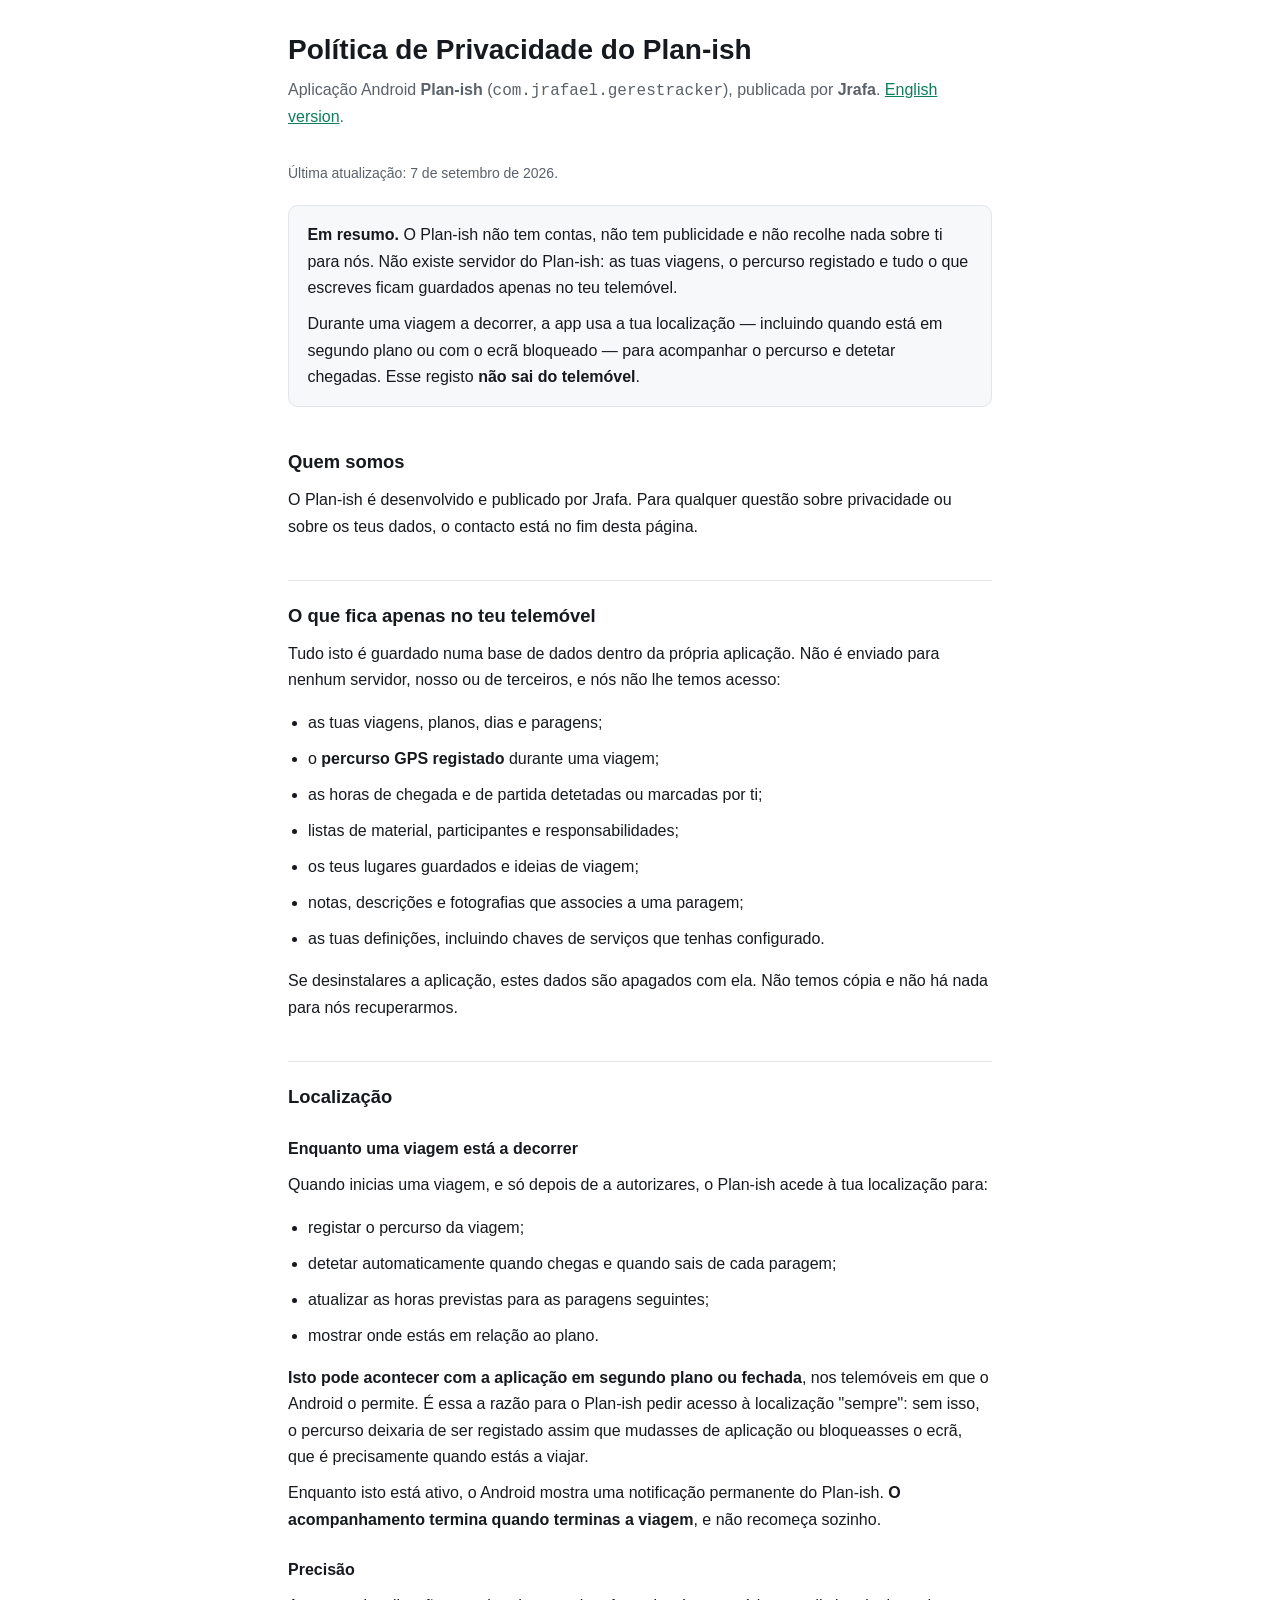
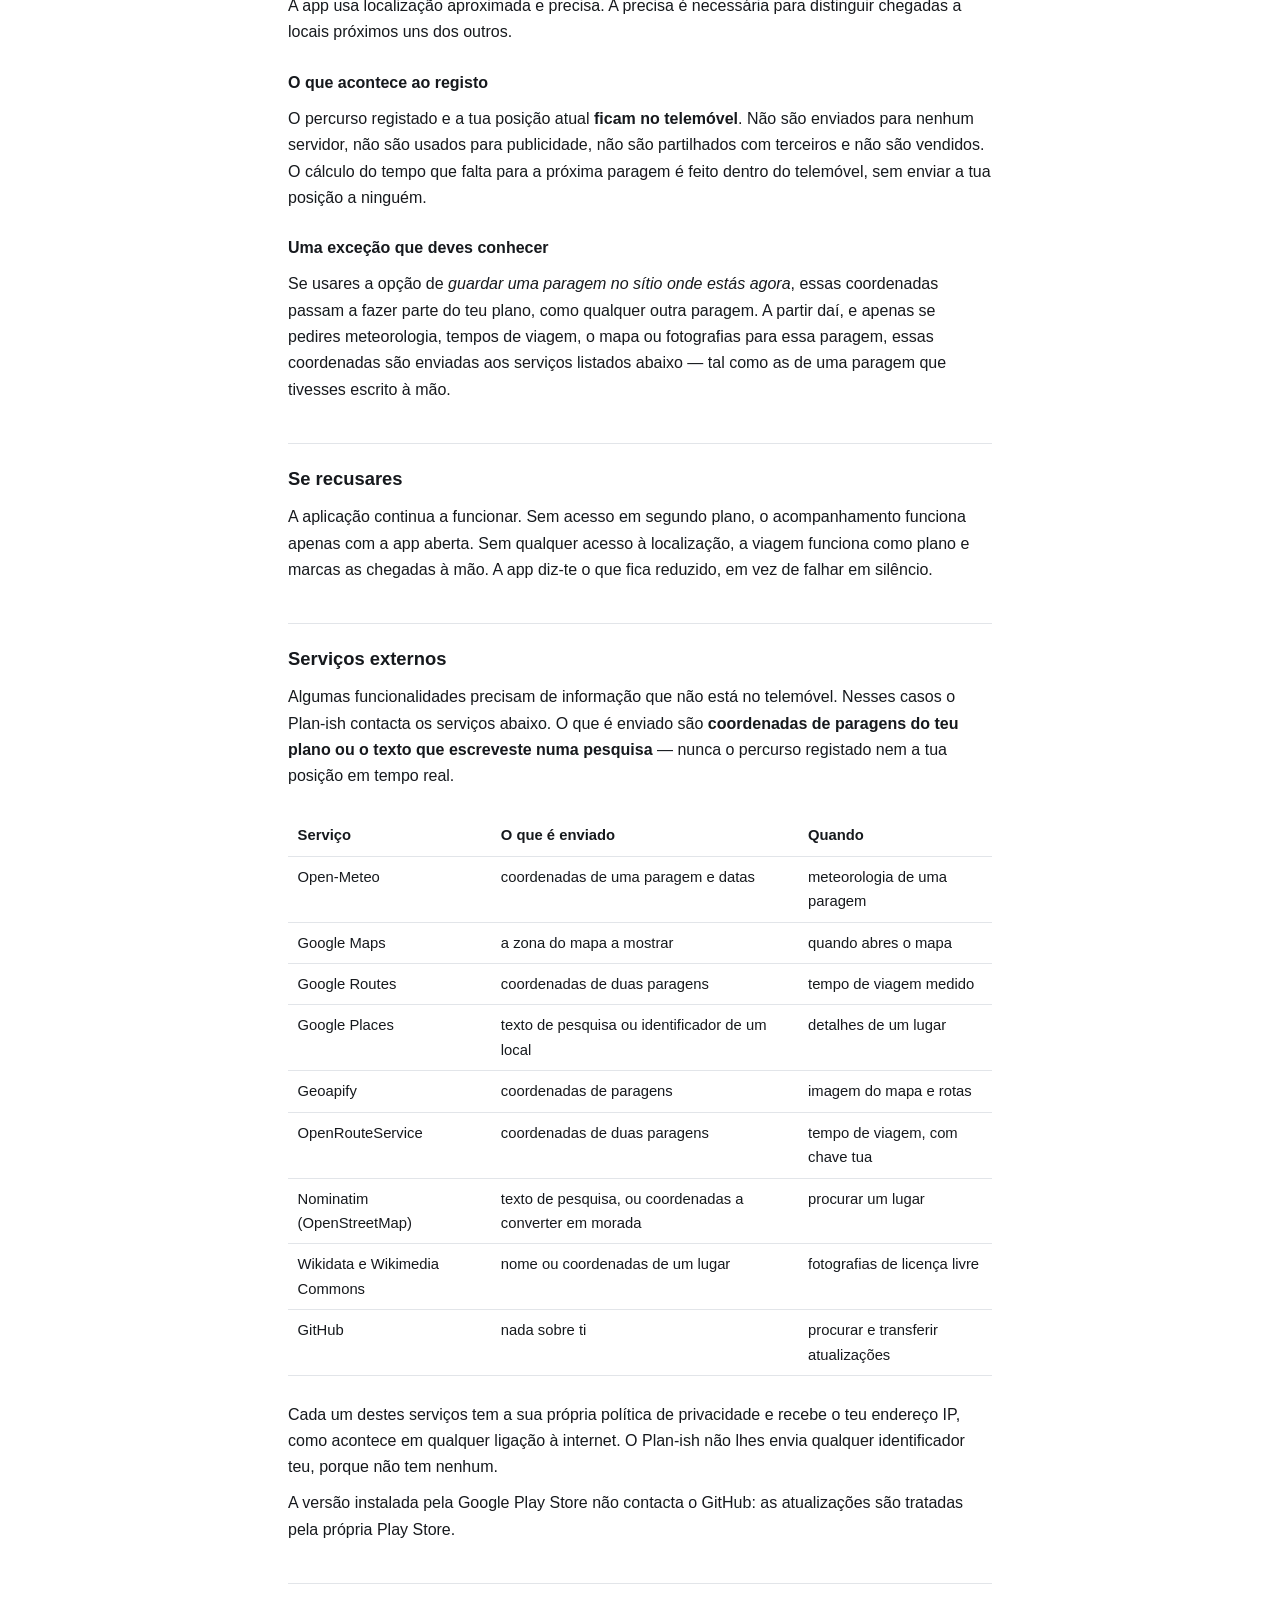
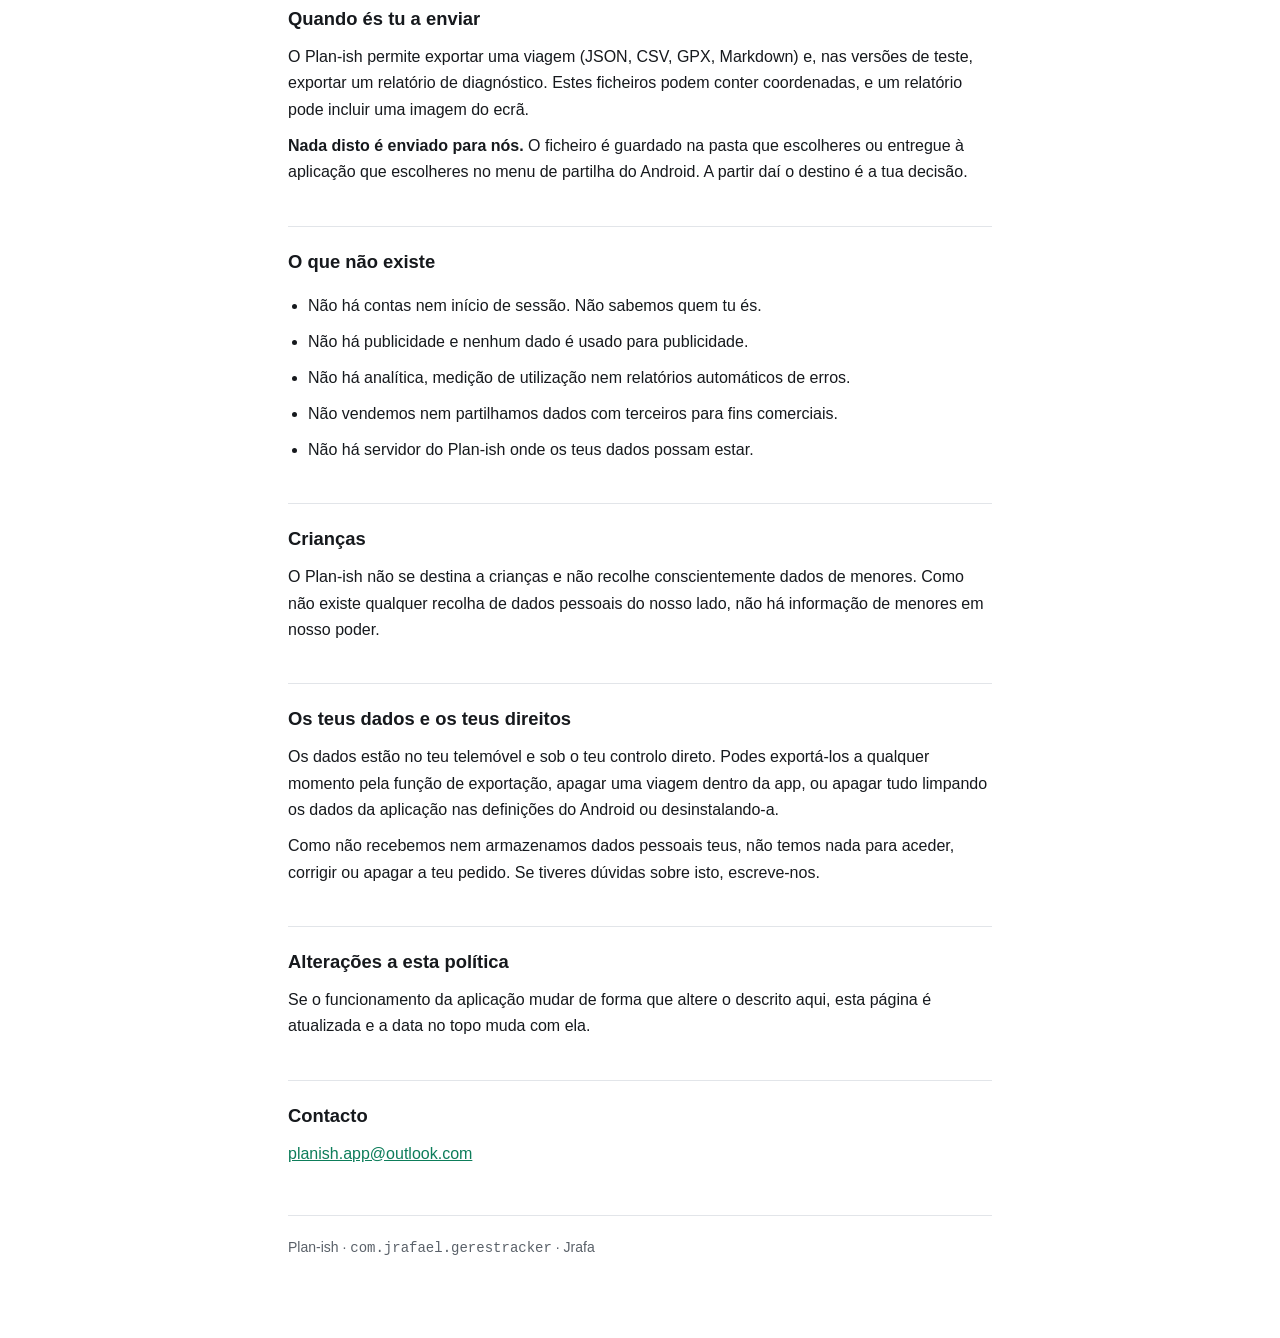
<file: privacy.html>
<!doctype html>
<html lang="pt-PT">
<head>
<meta charset="utf-8">
<meta name="viewport" content="width=device-width, initial-scale=1">
<title>Política de Privacidade — Plan-ish</title>
<link rel="alternate" hreflang="en" href="privacy.en.html">
<style>
  :root {
    color-scheme: light dark;
    --bg: #ffffff; --fg: #16191d; --muted: #5a6169;
    --line: #e2e5e9; --accent: #0d7d5a; --card: #f6f8f9;
  }
  @media (prefers-color-scheme: dark) {
    :root {
      --bg: #0e1116; --fg: #e8ebee; --muted: #9aa3ad;
      --line: #262c34; --accent: #3ddc97; --card: #161b22;
    }
  }
  * { box-sizing: border-box; }
  body {
    margin: 0; padding: 2rem 1.25rem 5rem;
    background: var(--bg); color: var(--fg);
    font: 16px/1.65 -apple-system, BlinkMacSystemFont, "Segoe UI", Roboto, sans-serif;
  }
  main { max-width: 44rem; margin: 0 auto; }
  h1 { font-size: 1.75rem; line-height: 1.25; margin: 0 0 .25rem; }
  h2 { font-size: 1.15rem; margin: 2.5rem 0 .5rem; padding-top: 1.25rem; border-top: 1px solid var(--line); }
  h2:first-of-type { border-top: 0; padding-top: 0; }
  h3 { font-size: 1rem; margin: 1.5rem 0 .35rem; }
  p, li { margin: .6rem 0; }
  ul { padding-left: 1.25rem; }
  .lede { color: var(--muted); margin-bottom: 2rem; }
  .updated { color: var(--muted); font-size: .875rem; }
  .card { background: var(--card); border: 1px solid var(--line); border-radius: .6rem; padding: 1rem 1.15rem; margin: 1.25rem 0; }
  .card p:first-child { margin-top: 0; }
  .card p:last-child { margin-bottom: 0; }
  table { width: 100%; border-collapse: collapse; margin: 1rem 0; font-size: .925rem; }
  th, td { text-align: left; padding: .5rem .6rem; border-bottom: 1px solid var(--line); vertical-align: top; }
  th { font-weight: 600; }
  .scroll { overflow-x: auto; }
  a { color: var(--accent); }
  footer { margin-top: 3rem; padding-top: 1.25rem; border-top: 1px solid var(--line); color: var(--muted); font-size: .875rem; }
  strong { font-weight: 600; }
</style>
</head>
<body>
<main>

<h1>Política de Privacidade do Plan-ish</h1>
<p class="lede">
  Aplicação Android <strong>Plan-ish</strong> (<code>com.jrafael.gerestracker</code>),
  publicada por <strong>Jrafa</strong>.
  <a href="privacy.en.html">English version</a>.
</p>
<p class="updated">Última atualização: 7 de setembro de 2026.</p>

<div class="card">
  <p><strong>Em resumo.</strong> O Plan-ish não tem contas, não tem publicidade
  e não recolhe nada sobre ti para nós. Não existe servidor do Plan-ish: as tuas
  viagens, o percurso registado e tudo o que escreves ficam guardados apenas no
  teu telemóvel.</p>
  <p>Durante uma viagem a decorrer, a app usa a tua localização — incluindo
  quando está em segundo plano ou com o ecrã bloqueado — para acompanhar o
  percurso e detetar chegadas. Esse registo <strong>não sai do
  telemóvel</strong>.</p>
</div>

<h2>Quem somos</h2>
<p>
  O Plan-ish é desenvolvido e publicado por Jrafa. Para qualquer
  questão sobre privacidade ou sobre os teus dados, o contacto está no fim
  desta página.
</p>

<h2>O que fica apenas no teu telemóvel</h2>
<p>
  Tudo isto é guardado numa base de dados dentro da própria aplicação. Não é
  enviado para nenhum servidor, nosso ou de terceiros, e nós não lhe temos
  acesso:
</p>
<ul>
  <li>as tuas viagens, planos, dias e paragens;</li>
  <li>o <strong>percurso GPS registado</strong> durante uma viagem;</li>
  <li>as horas de chegada e de partida detetadas ou marcadas por ti;</li>
  <li>listas de material, participantes e responsabilidades;</li>
  <li>os teus lugares guardados e ideias de viagem;</li>
  <li>notas, descrições e fotografias que associes a uma paragem;</li>
  <li>as tuas definições, incluindo chaves de serviços que tenhas configurado.</li>
</ul>
<p>
  Se desinstalares a aplicação, estes dados são apagados com ela. Não temos
  cópia e não há nada para nós recuperarmos.
</p>

<h2>Localização</h2>

<h3>Enquanto uma viagem está a decorrer</h3>
<p>
  Quando inicias uma viagem, e só depois de a autorizares, o Plan-ish acede à
  tua localização para:
</p>
<ul>
  <li>registar o percurso da viagem;</li>
  <li>detetar automaticamente quando chegas e quando sais de cada paragem;</li>
  <li>atualizar as horas previstas para as paragens seguintes;</li>
  <li>mostrar onde estás em relação ao plano.</li>
</ul>
<p>
  <strong>Isto pode acontecer com a aplicação em segundo plano ou fechada</strong>,
  nos telemóveis em que o Android o permite. É essa a razão para o Plan-ish pedir
  acesso à localização "sempre": sem isso, o percurso deixaria de ser registado
  assim que mudasses de aplicação ou bloqueasses o ecrã, que é precisamente
  quando estás a viajar.
</p>
<p>
  Enquanto isto está ativo, o Android mostra uma notificação permanente do
  Plan-ish. <strong>O acompanhamento termina quando terminas a viagem</strong>,
  e não recomeça sozinho.
</p>

<h3>Precisão</h3>
<p>
  A app usa localização aproximada e precisa. A precisa é necessária para
  distinguir chegadas a locais próximos uns dos outros.
</p>

<h3>O que acontece ao registo</h3>
<p>
  O percurso registado e a tua posição atual <strong>ficam no telemóvel</strong>.
  Não são enviados para nenhum servidor, não são usados para publicidade, não
  são partilhados com terceiros e não são vendidos. O cálculo do tempo que falta
  para a próxima paragem é feito dentro do telemóvel, sem enviar a tua posição a
  ninguém.
</p>

<h3>Uma exceção que deves conhecer</h3>
<p>
  Se usares a opção de <em>guardar uma paragem no sítio onde estás agora</em>,
  essas coordenadas passam a fazer parte do teu plano, como qualquer outra
  paragem. A partir daí, e apenas se pedires meteorologia, tempos de viagem, o
  mapa ou fotografias para essa paragem, essas coordenadas são enviadas aos
  serviços listados abaixo — tal como as de uma paragem que tivesses escrito à
  mão.
</p>

<h2>Se recusares</h2>
<p>
  A aplicação continua a funcionar. Sem acesso em segundo plano, o
  acompanhamento funciona apenas com a app aberta. Sem qualquer acesso à
  localização, a viagem funciona como plano e marcas as chegadas à mão. A app
  diz-te o que fica reduzido, em vez de falhar em silêncio.
</p>

<h2>Serviços externos</h2>
<p>
  Algumas funcionalidades precisam de informação que não está no telemóvel.
  Nesses casos o Plan-ish contacta os serviços abaixo. O que é enviado são
  <strong>coordenadas de paragens do teu plano ou o texto que escreveste numa
  pesquisa</strong> — nunca o percurso registado nem a tua posição em tempo real.
</p>
<div class="scroll">
<table>
  <thead><tr><th>Serviço</th><th>O que é enviado</th><th>Quando</th></tr></thead>
  <tbody>
    <tr><td>Open-Meteo</td><td>coordenadas de uma paragem e datas</td><td>meteorologia de uma paragem</td></tr>
    <tr><td>Google Maps</td><td>a zona do mapa a mostrar</td><td>quando abres o mapa</td></tr>
    <tr><td>Google Routes</td><td>coordenadas de duas paragens</td><td>tempo de viagem medido</td></tr>
    <tr><td>Google Places</td><td>texto de pesquisa ou identificador de um local</td><td>detalhes de um lugar</td></tr>
    <tr><td>Geoapify</td><td>coordenadas de paragens</td><td>imagem do mapa e rotas</td></tr>
    <tr><td>OpenRouteService</td><td>coordenadas de duas paragens</td><td>tempo de viagem, com chave tua</td></tr>
    <tr><td>Nominatim (OpenStreetMap)</td><td>texto de pesquisa, ou coordenadas a converter em morada</td><td>procurar um lugar</td></tr>
    <tr><td>Wikidata e Wikimedia Commons</td><td>nome ou coordenadas de um lugar</td><td>fotografias de licença livre</td></tr>
    <tr><td>GitHub</td><td>nada sobre ti</td><td>procurar e transferir atualizações</td></tr>
  </tbody>
</table>
</div>
<p>
  Cada um destes serviços tem a sua própria política de privacidade e recebe o
  teu endereço IP, como acontece em qualquer ligação à internet. O Plan-ish não
  lhes envia qualquer identificador teu, porque não tem nenhum.
</p>
<p>
  A versão instalada pela Google Play Store não contacta o GitHub: as
  atualizações são tratadas pela própria Play Store.
</p>

<h2>Quando és tu a enviar</h2>
<p>
  O Plan-ish permite exportar uma viagem (JSON, CSV, GPX, Markdown) e, nas
  versões de teste, exportar um relatório de diagnóstico. Estes ficheiros podem
  conter coordenadas, e um relatório pode incluir uma imagem do ecrã.
</p>
<p>
  <strong>Nada disto é enviado para nós.</strong> O ficheiro é guardado na pasta
  que escolheres ou entregue à aplicação que escolheres no menu de partilha do
  Android. A partir daí o destino é a tua decisão.
</p>

<h2>O que não existe</h2>
<ul>
  <li>Não há contas nem início de sessão. Não sabemos quem tu és.</li>
  <li>Não há publicidade e nenhum dado é usado para publicidade.</li>
  <li>Não há analítica, medição de utilização nem relatórios automáticos de erros.</li>
  <li>Não vendemos nem partilhamos dados com terceiros para fins comerciais.</li>
  <li>Não há servidor do Plan-ish onde os teus dados possam estar.</li>
</ul>

<h2>Crianças</h2>
<p>
  O Plan-ish não se destina a crianças e não recolhe conscientemente dados de
  menores. Como não existe qualquer recolha de dados pessoais do nosso lado,
  não há informação de menores em nosso poder.
</p>

<h2>Os teus dados e os teus direitos</h2>
<p>
  Os dados estão no teu telemóvel e sob o teu controlo direto. Podes exportá-los
  a qualquer momento pela função de exportação, apagar uma viagem dentro da app,
  ou apagar tudo limpando os dados da aplicação nas definições do Android ou
  desinstalando-a.
</p>
<p>
  Como não recebemos nem armazenamos dados pessoais teus, não temos nada para
  aceder, corrigir ou apagar a teu pedido. Se tiveres dúvidas sobre isto,
  escreve-nos.
</p>

<h2>Alterações a esta política</h2>
<p>
  Se o funcionamento da aplicação mudar de forma que altere o descrito aqui,
  esta página é atualizada e a data no topo muda com ela.
</p>

<h2>Contacto</h2>
<p>
  <a href="mailto:planish.app@outlook.com">planish.app@outlook.com</a>
</p>

<footer>
  Plan-ish · <code>com.jrafael.gerestracker</code> · Jrafa
</footer>

</main>
</body>
</html>
</file>
<file: assets/site.css>
/*
  Plan-ish, página de apresentação.
  Paleta "Brisa": claro por defeito, em verde-água com mais cor do que o tema
  da app (lá há outros temas para escolher); "Brisa noite" com o botão do topo
  (data-theme="dark"). As capturas da app trocam com o modo (.on-light/.on-dark). A mesma do site da Comunidade e do tema
  por defeito da app (src/ui/themes/index.ts, "brisa" e "brisa-noite").
  Letra: Figtree (SIL OFL 1.1, assets/fonts/OFL.txt). Ícones: Phosphor (MIT).
*/
@font-face {
  font-family: "Figtree";
  src: url("fonts/figtree-latin.woff2") format("woff2");
  font-weight: 400 800;
  font-style: normal;
  font-display: swap;
}

:root {
  color-scheme: light;
  --bg: #D5E7E6;
  --bg-2: #C7DEDD;
  --surface: #E6F2F1;
  --raised: #BFD8D7;
  --line: #A9C6C5;
  --fg: #0A1D26;
  --muted: #324C57;
  --accent: #075F68;
  --accent-soft: rgba(7, 95, 104, .10);
  --accent-ink: #FFFFFF;
  --glow: rgba(61, 220, 151, .32);
  --shadow: 0 30px 60px -30px rgba(8, 40, 44, .38);
  --r: 20px;
  --r-sm: 14px;
  --font: "Figtree", system-ui, -apple-system, "Segoe UI", Roboto, sans-serif;
}
:root[data-theme="dark"] {
  color-scheme: dark;
  --bg: #0E1B26;
  --bg-2: #122230;
  --surface: #152634;
  --raised: #1D3242;
  --line: #2B4659;
  --fg: #EAF3F8;
  --muted: #A2B9C8;
  --accent: #45D1D0;
  --accent-soft: rgba(69, 209, 208, .12);
  --accent-ink: #04191A;
  --glow: rgba(69, 209, 208, .15);
  --shadow: 0 30px 60px -30px rgba(0, 0, 0, .6);
}

* { box-sizing: border-box; }
html { -webkit-text-size-adjust: 100%; scroll-behavior: smooth; overflow-x: clip; }
body {
  margin: 0; background: var(--bg); color: var(--fg);
  font: 400 1.0625rem/1.6 var(--font); overflow-x: clip;
  -webkit-font-smoothing: antialiased;
}
img, svg { display: block; max-width: 100%; }
a { color: var(--accent); text-underline-offset: .2em; }
a, button { touch-action: manipulation; -webkit-tap-highlight-color: transparent; }
:focus-visible { outline: 3px solid var(--accent); outline-offset: 3px; border-radius: 8px; }
h1, h2, h3 { margin: 0; letter-spacing: -.025em; line-height: 1.08; text-wrap: balance; }
p { margin: 0; }
.wrap { max-width: 72rem; margin: 0 auto; padding: 0 1.25rem; }
.icon { width: 1.25em; height: 1.25em; flex: none; }
.sr-only { position: absolute; width: 1px; height: 1px; overflow: hidden; clip: rect(0 0 0 0); white-space: nowrap; }

/* -------------------------------------------------------------- topo */
.top { position: sticky; top: 0; z-index: 10; background: color-mix(in srgb, var(--bg) 82%, transparent); backdrop-filter: blur(14px); -webkit-backdrop-filter: blur(14px); border-bottom: 1px solid color-mix(in srgb, var(--line) 60%, transparent); }
.top .wrap { display: flex; align-items: center; gap: 1rem; height: 64px; }
.brand { display: flex; align-items: center; gap: .6rem; color: var(--fg); text-decoration: none; font-weight: 800; font-size: 1.1rem; letter-spacing: -.02em; margin-right: auto; }
.brand img { width: 32px; height: 32px; border-radius: 9px; }
.top nav { display: flex; align-items: center; gap: .25rem; }
.top nav a { color: var(--muted); text-decoration: none; font-weight: 600; font-size: .95rem; padding: .5rem .75rem; border-radius: 999px; white-space: nowrap; }
.top nav a:hover { color: var(--fg); background: var(--raised); }
@media (max-width: 34rem) { .top nav .wide { display: none; } }
.mode { display: grid; place-items: center; width: 44px; height: 44px; margin-left: .15rem; border: 1px solid var(--line); border-radius: 999px; background: var(--surface); color: var(--fg); cursor: pointer; transition: background-color .2s, transform .25s cubic-bezier(.16, 1, .3, 1); }
.mode:hover { background: var(--raised); }
.mode:active { transform: scale(.94); }
.mode .icon { width: 20px; height: 20px; }
.mode .to-light, :root[data-theme="dark"] .mode .to-dark { display: none; }
:root[data-theme="dark"] .mode .to-light { display: contents; }
.mode .to-dark { display: contents; }
:root:not([data-theme="dark"]) .on-dark, :root[data-theme="dark"] .on-light { display: none !important; }

/* ---------------------------------------------------------- botões */
.btn { display: inline-flex; align-items: center; gap: .55rem; min-height: 52px; padding: 0 1.4rem; border-radius: 999px; font-weight: 700; font-size: 1rem; text-decoration: none; white-space: nowrap; border: 1px solid transparent; transition: transform .25s cubic-bezier(.16, 1, .3, 1), background-color .2s, border-color .2s; }
.btn:active { transform: translateY(1px) scale(.98); }
.btn.primary { background: var(--accent); color: var(--accent-ink); }
.btn.primary:hover { background: color-mix(in srgb, var(--accent) 88%, var(--fg)); }
.btn.ghost { color: var(--fg); border-color: var(--line); }
.btn.ghost:hover { background: var(--raised); }
.btn .icon { width: 1.3em; height: 1.3em; }

/* ----------------------------------------------------------- herói */
.hero { position: relative; padding: 4.5rem 0 5rem; }
.hero::before { content: ""; position: absolute; inset: -10% -20% auto auto; width: 70vw; max-width: 900px; aspect-ratio: 1; background: radial-gradient(closest-side, var(--glow), transparent); pointer-events: none; z-index: -1; }
.hero .wrap { display: grid; gap: 3rem; align-items: center; }
@media (min-width: 60rem) { .hero .wrap { grid-template-columns: 1.05fr .95fr; } .hero { padding: 5.5rem 0 6rem; } }
.hero h1 { font-size: clamp(2.4rem, 1.5rem + 2.8vw, 3.4rem); font-weight: 800; }
.nowrap { white-space: nowrap; }
.hero h1 span { color: var(--accent); }
.hero h1 > span { display: inline-block; font-size: .7em; line-height: 1.12; margin-top: .3em; letter-spacing: -.02em; }
.hero .lede { font-size: clamp(1.1rem, 1rem + .35vw, 1.3rem); color: var(--muted); max-width: 32rem; margin-top: 1.4rem; }
.hero .ctas { display: flex; flex-wrap: wrap; gap: .75rem; margin-top: 2.2rem; }

/* Leque de ecrãs: o do meio à frente, dois abertos para os lados, o resto
   escondido atrás. Roda sozinho (sem "reduzir movimento"); tocar num lado
   trá-lo para a frente. As posições vêm de data-pos, postas no HTML e depois
   pelo script. */
.fan { position: relative; height: clamp(360px, 50vw, 580px); margin-inline: auto; width: 100%; max-width: 34rem; }
.fan .slot {
  position: absolute; left: 50%; bottom: 0; height: 100%; aspect-ratio: 540 / 1213;
  transform-origin: 50% 100%; cursor: pointer; border: 0; padding: 0; background: none;
  transition: transform .9s cubic-bezier(.16, 1, .3, 1), opacity .6s ease, filter .6s ease;
}
.fan .slot img { width: 100%; height: 100%; border-radius: 30px; border: 1px solid var(--line); box-shadow: var(--shadow); object-fit: cover; background: var(--surface); }
.fan .slot[data-pos="0"] { transform: translateX(-50%); z-index: 3; cursor: default; }
.fan .slot[data-pos="-1"] { transform: translateX(-50%) translateX(-58%) rotate(-10deg) scale(.82); z-index: 2; filter: saturate(.85); }
.fan .slot[data-pos="1"] { transform: translateX(-50%) translateX(58%) rotate(10deg) scale(.82); z-index: 2; filter: saturate(.85); }
.fan .slot[data-pos="hidden"] { transform: translateX(-50%) scale(.7); opacity: 0; z-index: 1; pointer-events: none; }
@media (min-width: 60rem) { .hero .fan { margin-right: 0; max-width: 30rem; } }
@media (max-width: 34rem) {
  .fan { height: 340px; }
  .fan .slot[data-pos="-1"] { transform: translateX(-50%) translateX(-44%) rotate(-8deg) scale(.8); }
  .fan .slot[data-pos="1"] { transform: translateX(-50%) translateX(44%) rotate(8deg) scale(.8); }
}
.fan-label { margin-top: 1.2rem; text-align: center; color: var(--muted); font-weight: 700; font-size: .95rem; min-height: 1.5em; }
.fan-label b { color: var(--fg); }

/* ----------------------------------------------------- manifesto */
.promise { padding: 5rem 0; background: var(--bg-2); border-block: 1px solid var(--line); }
.promise .statement { font-size: clamp(1.7rem, 1.2rem + 2vw, 2.7rem); font-weight: 700; line-height: 1.22; letter-spacing: -.02em; max-width: 52rem; text-wrap: balance; }
.promise .statement b { color: var(--accent); font-weight: 800; }
.eyebrow { display: inline-block; font-size: .8rem; font-weight: 800; letter-spacing: .12em; text-transform: uppercase; color: var(--accent); margin-bottom: 1rem; }
.facts { display: grid; grid-template-columns: repeat(2, minmax(0, 1fr)); gap: .6rem; margin-top: 2rem; color: var(--fg); font-weight: 700; max-width: 52rem; }
@media (min-width: 48rem) { .facts { grid-template-columns: repeat(4, minmax(0, 1fr)); } }
.facts span { display: flex; align-items: center; gap: .6rem; padding: .85rem 1rem; border-radius: var(--r-sm); background: var(--surface); border: 1px solid var(--line); line-height: 1.25; }
.facts .icon { color: var(--accent); }

/* ---------------------------------------------------------- bento */
.section { padding: 6rem 0; }
.section > .wrap > h2 { font-size: clamp(2rem, 1.4rem + 2vw, 3rem); font-weight: 800; max-width: 40rem; }
.section > .wrap > .sub { color: var(--muted); font-size: 1.15rem; max-width: 40rem; margin-top: 1rem; }
.bento { display: grid; gap: 1rem; margin-top: 3rem; grid-template-columns: 1fr; }
@media (min-width: 48rem) { .bento { grid-template-columns: repeat(2, 1fr); } .bento .wide { grid-column: span 2; } }
@media (min-width: 64rem) { .bento { grid-template-columns: repeat(3, 1fr); grid-auto-rows: minmax(15rem, auto); } .bento .tall { grid-row: span 2; } .bento .wide { grid-column: span 3; } }
.tile { position: relative; overflow: hidden; border-radius: var(--r); background: var(--surface); border: 1px solid var(--line); padding: 1.6rem; display: flex; flex-direction: column; gap: .6rem; }
.tile h3 { font-size: 1.3rem; font-weight: 750; }
.tile p { color: var(--muted); max-width: 30rem; }
.tile .icon { width: 30px; height: 30px; color: var(--accent); margin-bottom: .4rem; }
.tile .shot { margin-top: auto; border-radius: var(--r-sm) var(--r-sm) 0 0; border: 1px solid var(--line); border-bottom: 0; width: 100%; height: 15rem; object-fit: cover; object-position: top; margin-bottom: -1.6rem; }
.tile .card { margin-top: 1.2rem; border-radius: var(--r-sm); border: 1px solid var(--line); width: 100%; height: auto; }
/* Telemóvel: as seis funcionalidades num carrossel horizontal, cada cartão com
   uma imagem só, em vez de uma coluna que nunca mais acaba. */
@media (max-width: 47.99rem) {
  .section { padding: 4.5rem 0; }
  .bento {
    grid-template-columns: none; grid-auto-flow: column; grid-auto-columns: 84%; gap: .75rem;
    overflow-x: auto; overscroll-behavior-x: contain; scroll-snap-type: x mandatory; scrollbar-width: none;
    margin: 2rem -1.25rem 0; padding: 0 1.25rem .25rem; scroll-padding-inline: 1.25rem;
  }
  .bento::-webkit-scrollbar { display: none; }
  .tile { scroll-snap-align: start; height: 26rem; padding: 1.35rem; }
  .tile h3 { font-size: 1.2rem; }
  .tile .shot { height: 12.5rem; margin-bottom: -1.35rem; }
  .tall .phone-in { display: none; }
  .tall .card { margin-top: auto; }
  .dots { display: flex; justify-content: center; gap: .4rem; margin-top: 1.1rem; }
  .dots i { width: 7px; height: 7px; border-radius: 999px; background: var(--line); transition: width .3s cubic-bezier(.16, 1, .3, 1), background-color .3s; }
  .dots i.on { width: 22px; background: var(--accent); }
  .drive .pair .b { display: none; }
  .drive .pair img { width: min(230px, 64%); }
}
@media (min-width: 48rem) { .dots { display: none; } }
.tile.tint { background: linear-gradient(160deg, var(--accent-soft), transparent 70%), var(--surface); }
.tile.deep { background: radial-gradient(120% 90% at 100% 0%, var(--glow), transparent 60%), var(--raised); }
.tall .phone-in { margin: 1.5rem auto -1.6rem; width: min(260px, 80%); height: auto; aspect-ratio: 540 / 1213; object-fit: cover; object-position: top; border-radius: 26px 26px 0 0; border: 1px solid var(--line); border-bottom: 0; }

/* --------------------------------------------------------- volante */
.drive .wrap { display: grid; gap: 3rem; align-items: center; }
@media (min-width: 60rem) { .drive .wrap { grid-template-columns: 1fr 1fr; gap: 5rem; } }
.drive h2 { font-size: clamp(2rem, 1.4rem + 2vw, 3rem); font-weight: 800; }
.drive p { color: var(--muted); font-size: 1.15rem; margin-top: 1.1rem; max-width: 30rem; }
.drive .pair { display: flex; gap: 1rem; justify-content: center; }
.drive .pair img { width: min(240px, 46%); height: auto; border-radius: 28px; border: 1px solid var(--line); box-shadow: var(--shadow); }
.drive .pair .b { margin-top: 3rem; }

/* ------------------------------------------------------ com outros */
.together { background: var(--bg-2); border-block: 1px solid var(--line); }
.duo { display: grid; gap: 2.5rem 4rem; margin-top: 3rem; }
@media (min-width: 52rem) { .duo { grid-template-columns: 1fr 1fr; } }
.duo h3 { font-size: 1.4rem; font-weight: 750; display: flex; align-items: center; gap: .6rem; }
.duo h3 .icon { color: var(--accent); width: 28px; height: 28px; }
.duo p { color: var(--muted); margin-top: .7rem; font-size: 1.1rem; max-width: 30rem; }
.together .note { margin-top: 2.5rem; color: var(--muted); }
.together .ctas { margin-top: 1.5rem; }

/* ------------------------------------------------------ privacidade */
.private .grid { display: grid; gap: 0 3rem; margin-top: 3rem; }
@media (min-width: 52rem) { .private .grid { grid-template-columns: 1fr 1fr; } }
.private .item { padding: 1.4rem 0; border-top: 1px solid var(--line); }
.private .item h3 { font-size: 1.15rem; font-weight: 750; display: flex; gap: .6rem; align-items: center; }
.private .item h3 .icon { color: var(--accent); }
.private .item p { color: var(--muted); margin-top: .35rem; }
.private .more { margin-top: 2rem; font-weight: 700; }

/* ------------------------------------------------------------ final */
.final { padding: 6rem 0 3rem; }
/* Apoiar: o botão nas cores da Buy Me a Coffee, para se ler como deles. */
.support { padding: 0 0 5rem; }
.support-box { display: grid; gap: 1.25rem; align-items: center; padding: clamp(1.5rem, 4vw, 2.25rem); border-radius: var(--r); background: var(--surface); border: 1px solid var(--line); }
@media (min-width: 44rem) { .support-box { grid-template-columns: 1fr auto; } }
.support-box h2 { font-size: 1.35rem; font-weight: 800; }
.support-box p { color: var(--muted); margin-top: .35rem; max-width: 34rem; }
.bmc { display: inline-flex; align-items: center; gap: .55rem; justify-self: start; min-height: 52px; padding: 0 1.4rem; border-radius: 999px; background: #FFDD00; color: #16130A; font-weight: 800; text-decoration: none; white-space: nowrap; transition: transform .25s cubic-bezier(.16, 1, .3, 1), filter .2s; }
.bmc:hover { filter: brightness(.96); }
.bmc:active { transform: translateY(1px) scale(.98); }
.bmc .icon { width: 1.3em; height: 1.3em; }
.final .box { border-radius: calc(var(--r) + 8px); padding: clamp(2rem, 5vw, 4rem); background: radial-gradient(120% 140% at 0% 0%, var(--glow), transparent 55%), var(--surface); border: 1px solid var(--line); display: grid; gap: 1.5rem; }
.final h2 { font-size: clamp(2rem, 1.4rem + 2vw, 3rem); font-weight: 800; }
.final p { color: var(--muted); font-size: 1.15rem; max-width: 34rem; }
.final .ctas { display: flex; flex-wrap: wrap; gap: .75rem; }

footer { border-top: 1px solid var(--line); padding: 2.5rem 0 3rem; color: var(--muted); font-size: .95rem; }
footer .wrap { display: flex; flex-wrap: wrap; gap: .6rem 1.5rem; align-items: center; }
footer a { color: var(--muted); }
footer a:hover { color: var(--fg); }
footer .coffee { display: inline-flex; align-items: center; gap: .45rem; margin-left: auto; font-weight: 700; color: var(--fg); text-decoration: none; }
footer .coffee .icon { color: var(--accent); }

/* -------------------------------------------------------- movimento */
@media (prefers-reduced-motion: no-preference) {
  .rise { opacity: 0; transform: translateY(18px); transition: opacity .8s cubic-bezier(.16, 1, .3, 1), transform .8s cubic-bezier(.16, 1, .3, 1); }
  .rise.in { opacity: 1; transform: none; }
  .hero .rise:nth-child(2) { transition-delay: .08s; }
  .hero .rise:nth-child(3) { transition-delay: .16s; }
  .bento .rise:nth-child(2) { transition-delay: .06s; }
  .bento .rise:nth-child(3) { transition-delay: .12s; }
  .bento .rise:nth-child(4) { transition-delay: .18s; }
  .bento .rise:nth-child(5) { transition-delay: .24s; }
  .bento .rise:nth-child(6) { transition-delay: .3s; }
}
</file>
